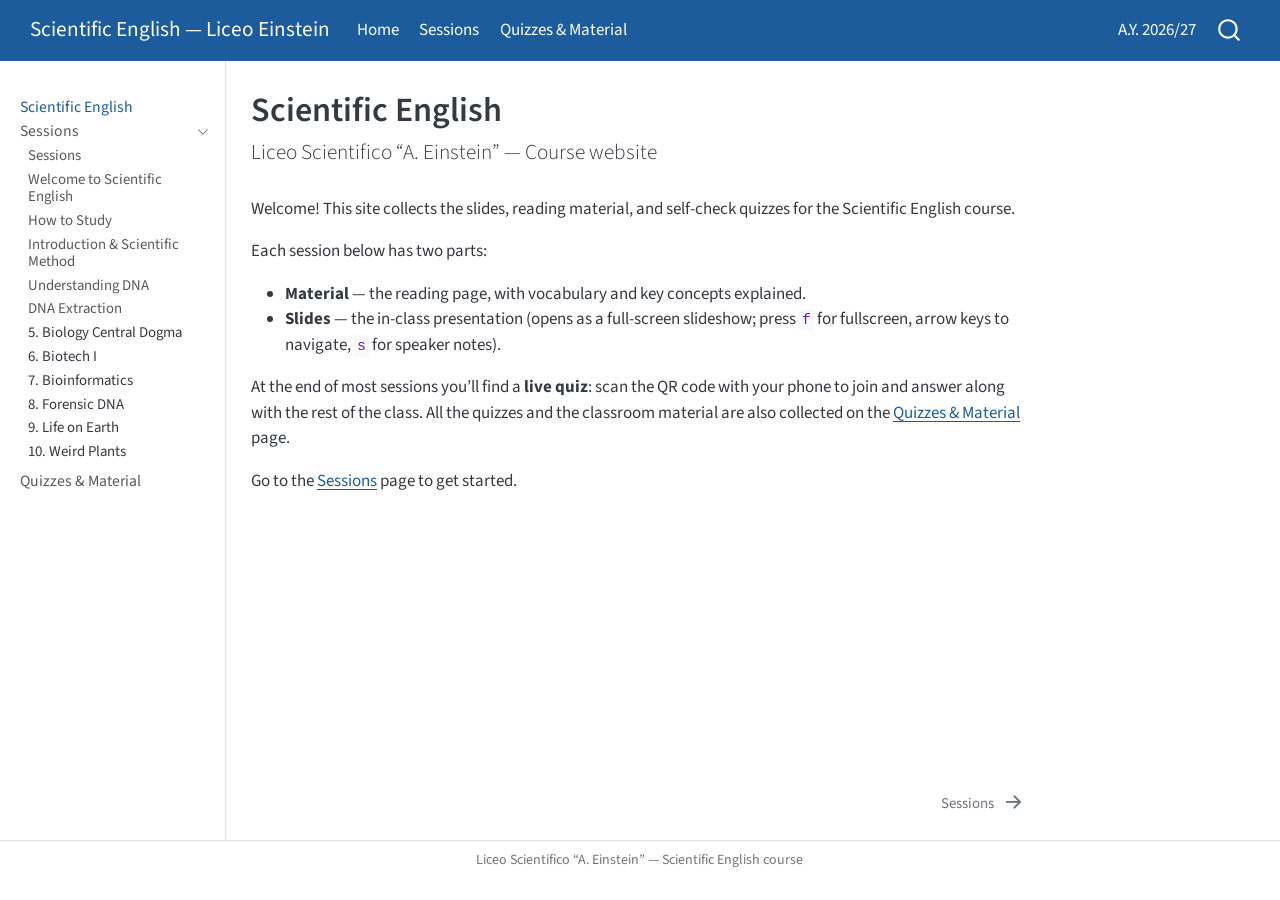
<file: index.html>
<!DOCTYPE html>
<html xmlns="http://www.w3.org/1999/xhtml" lang="en" xml:lang="en"><head>

<meta charset="utf-8">
<meta name="generator" content="quarto-1.7.32">

<meta name="viewport" content="width=device-width, initial-scale=1.0, user-scalable=yes">


<title>Scientific English – Scientific English — Liceo Einstein</title>
<style>
code{white-space: pre-wrap;}
span.smallcaps{font-variant: small-caps;}
div.columns{display: flex; gap: min(4vw, 1.5em);}
div.column{flex: auto; overflow-x: auto;}
div.hanging-indent{margin-left: 1.5em; text-indent: -1.5em;}
ul.task-list{list-style: none;}
ul.task-list li input[type="checkbox"] {
  width: 0.8em;
  margin: 0 0.8em 0.2em -1em; /* quarto-specific, see https://github.com/quarto-dev/quarto-cli/issues/4556 */ 
  vertical-align: middle;
}
</style>


<script src="site_libs/quarto-nav/quarto-nav.js"></script>
<script src="site_libs/quarto-nav/headroom.min.js"></script>
<script src="site_libs/clipboard/clipboard.min.js"></script>
<script src="site_libs/quarto-search/autocomplete.umd.js"></script>
<script src="site_libs/quarto-search/fuse.min.js"></script>
<script src="site_libs/quarto-search/quarto-search.js"></script>
<meta name="quarto:offset" content="./">
<link href="./sessions/index.html" rel="next">
<script src="site_libs/quarto-html/quarto.js" type="module"></script>
<script src="site_libs/quarto-html/tabsets/tabsets.js" type="module"></script>
<script src="site_libs/quarto-html/popper.min.js"></script>
<script src="site_libs/quarto-html/tippy.umd.min.js"></script>
<script src="site_libs/quarto-html/anchor.min.js"></script>
<link href="site_libs/quarto-html/tippy.css" rel="stylesheet">
<link href="site_libs/quarto-html/quarto-syntax-highlighting-37eea08aefeeee20ff55810ff984fec1.css" rel="stylesheet" id="quarto-text-highlighting-styles">
<script src="site_libs/bootstrap/bootstrap.min.js"></script>
<link href="site_libs/bootstrap/bootstrap-icons.css" rel="stylesheet">
<link href="site_libs/bootstrap/bootstrap-2c75d59b7017186184a6bbd5def932ff.min.css" rel="stylesheet" append-hash="true" id="quarto-bootstrap" data-mode="light">
<script id="quarto-search-options" type="application/json">{
  "location": "navbar",
  "copy-button": false,
  "collapse-after": 3,
  "panel-placement": "end",
  "type": "overlay",
  "limit": 50,
  "keyboard-shortcut": [
    "f",
    "/",
    "s"
  ],
  "show-item-context": false,
  "language": {
    "search-no-results-text": "No results",
    "search-matching-documents-text": "matching documents",
    "search-copy-link-title": "Copy link to search",
    "search-hide-matches-text": "Hide additional matches",
    "search-more-match-text": "more match in this document",
    "search-more-matches-text": "more matches in this document",
    "search-clear-button-title": "Clear",
    "search-text-placeholder": "",
    "search-detached-cancel-button-title": "Cancel",
    "search-submit-button-title": "Submit",
    "search-label": "Search"
  }
}</script>


</head>

<body class="nav-sidebar docked nav-fixed quarto-light">

<div id="quarto-search-results"></div>
  <header id="quarto-header" class="headroom fixed-top">
    <nav class="navbar navbar-expand-lg " data-bs-theme="dark">
      <div class="navbar-container container-fluid">
      <div class="navbar-brand-container mx-auto">
    <a class="navbar-brand" href="./index.html">
    <span class="navbar-title">Scientific English — Liceo Einstein</span>
    </a>
  </div>
            <div id="quarto-search" class="" title="Search"></div>
          <button class="navbar-toggler" type="button" data-bs-toggle="collapse" data-bs-target="#navbarCollapse" aria-controls="navbarCollapse" role="menu" aria-expanded="false" aria-label="Toggle navigation" onclick="if (window.quartoToggleHeadroom) { window.quartoToggleHeadroom(); }">
  <span class="navbar-toggler-icon"></span>
</button>
          <div class="collapse navbar-collapse" id="navbarCollapse">
            <ul class="navbar-nav navbar-nav-scroll me-auto">
  <li class="nav-item">
    <a class="nav-link active" href="./index.html" aria-current="page"> 
<span class="menu-text">Home</span></a>
  </li>  
  <li class="nav-item">
    <a class="nav-link" href="./sessions/index.html"> 
<span class="menu-text">Sessions</span></a>
  </li>  
  <li class="nav-item">
    <a class="nav-link" href="./quizzes.html"> 
<span class="menu-text">Quizzes &amp; Material</span></a>
  </li>  
</ul>
            <ul class="navbar-nav navbar-nav-scroll ms-auto">
  <li class="nav-item">
    <span class="nav-link">
<span class="menu-text">A.Y. 2026/27</span>
    </span>
  </li>  
</ul>
          </div> <!-- /navcollapse -->
            <div class="quarto-navbar-tools">
</div>
      </div> <!-- /container-fluid -->
    </nav>
  <nav class="quarto-secondary-nav">
    <div class="container-fluid d-flex">
      <button type="button" class="quarto-btn-toggle btn" data-bs-toggle="collapse" role="button" data-bs-target=".quarto-sidebar-collapse-item" aria-controls="quarto-sidebar" aria-expanded="false" aria-label="Toggle sidebar navigation" onclick="if (window.quartoToggleHeadroom) { window.quartoToggleHeadroom(); }">
        <i class="bi bi-layout-text-sidebar-reverse"></i>
      </button>
        <nav class="quarto-page-breadcrumbs" aria-label="breadcrumb"><ol class="breadcrumb"><li class="breadcrumb-item"><a href="./index.html">Scientific English</a></li></ol></nav>
        <a class="flex-grow-1" role="navigation" data-bs-toggle="collapse" data-bs-target=".quarto-sidebar-collapse-item" aria-controls="quarto-sidebar" aria-expanded="false" aria-label="Toggle sidebar navigation" onclick="if (window.quartoToggleHeadroom) { window.quartoToggleHeadroom(); }">      
        </a>
    </div>
  </nav>
</header>
<!-- content -->
<div id="quarto-content" class="quarto-container page-columns page-rows-contents page-layout-article page-navbar">
<!-- sidebar -->
  <nav id="quarto-sidebar" class="sidebar collapse collapse-horizontal quarto-sidebar-collapse-item sidebar-navigation docked overflow-auto">
    <div class="sidebar-menu-container"> 
    <ul class="list-unstyled mt-1">
        <li class="sidebar-item">
  <div class="sidebar-item-container"> 
  <a href="./index.html" class="sidebar-item-text sidebar-link active">
 <span class="menu-text">Scientific English</span></a>
  </div>
</li>
        <li class="sidebar-item sidebar-item-section">
      <div class="sidebar-item-container"> 
            <a class="sidebar-item-text sidebar-link text-start" data-bs-toggle="collapse" data-bs-target="#quarto-sidebar-section-1" role="navigation" aria-expanded="true">
 <span class="menu-text">Sessions</span></a>
          <a class="sidebar-item-toggle text-start" data-bs-toggle="collapse" data-bs-target="#quarto-sidebar-section-1" role="navigation" aria-expanded="true" aria-label="Toggle section">
            <i class="bi bi-chevron-right ms-2"></i>
          </a> 
      </div>
      <ul id="quarto-sidebar-section-1" class="collapse list-unstyled sidebar-section depth1 show">  
          <li class="sidebar-item">
  <div class="sidebar-item-container"> 
  <a href="./sessions/index.html" class="sidebar-item-text sidebar-link">
 <span class="menu-text">Sessions</span></a>
  </div>
</li>
          <li class="sidebar-item">
  <div class="sidebar-item-container"> 
  <a href="./sessions/00-welcome/index.html" class="sidebar-item-text sidebar-link">
 <span class="menu-text">Welcome to Scientific English</span></a>
  </div>
</li>
          <li class="sidebar-item">
  <div class="sidebar-item-container"> 
  <a href="./sessions/01-how-to-study/index.html" class="sidebar-item-text sidebar-link">
 <span class="menu-text">How to Study</span></a>
  </div>
</li>
          <li class="sidebar-item">
  <div class="sidebar-item-container"> 
  <a href="./sessions/02-scientific-method/index.html" class="sidebar-item-text sidebar-link">
 <span class="menu-text">Introduction &amp; Scientific Method</span></a>
  </div>
</li>
          <li class="sidebar-item">
  <div class="sidebar-item-container"> 
  <a href="./sessions/03-dna/index.html" class="sidebar-item-text sidebar-link">
 <span class="menu-text">Understanding DNA</span></a>
  </div>
</li>
          <li class="sidebar-item">
  <div class="sidebar-item-container"> 
  <a href="./sessions/04-dna-extraction/index.html" class="sidebar-item-text sidebar-link">
 <span class="menu-text">DNA Extraction</span></a>
  </div>
</li>
          <li class="sidebar-item">
 <span class="menu-text">5. Biology Central Dogma</span>
  </li>
          <li class="sidebar-item">
 <span class="menu-text">6. Biotech I</span>
  </li>
          <li class="sidebar-item">
 <span class="menu-text">7. Bioinformatics</span>
  </li>
          <li class="sidebar-item">
 <span class="menu-text">8. Forensic DNA</span>
  </li>
          <li class="sidebar-item">
 <span class="menu-text">9. Life on Earth</span>
  </li>
          <li class="sidebar-item">
 <span class="menu-text">10. Weird Plants</span>
  </li>
      </ul>
  </li>
        <li class="sidebar-item">
  <div class="sidebar-item-container"> 
  <a href="./quizzes.html" class="sidebar-item-text sidebar-link">
 <span class="menu-text">Quizzes &amp; Material</span></a>
  </div>
</li>
    </ul>
    </div>
</nav>
<div id="quarto-sidebar-glass" class="quarto-sidebar-collapse-item" data-bs-toggle="collapse" data-bs-target=".quarto-sidebar-collapse-item"></div>
<!-- margin-sidebar -->
    <div id="quarto-margin-sidebar" class="sidebar margin-sidebar zindex-bottom">
        
    </div>
<!-- main -->
<main class="content" id="quarto-document-content">

<header id="title-block-header" class="quarto-title-block default">
<div class="quarto-title">
<h1 class="title">Scientific English</h1>
<p class="subtitle lead">Liceo Scientifico “A. Einstein” — Course website</p>
</div>



<div class="quarto-title-meta">

    
  
    
  </div>
  


</header>


<p>Welcome! This site collects the slides, reading material, and self-check quizzes for the Scientific English course.</p>
<p>Each session below has two parts:</p>
<ul>
<li><strong>Material</strong> — the reading page, with vocabulary and key concepts explained.</li>
<li><strong>Slides</strong> — the in-class presentation (opens as a full-screen slideshow; press <code>f</code> for fullscreen, arrow keys to navigate, <code>s</code> for speaker notes).</li>
</ul>
<p>At the end of most sessions you’ll find a <strong>live quiz</strong>: scan the QR code with your phone to join and answer along with the rest of the class. All the quizzes and the classroom material are also collected on the <a href="./quizzes.html">Quizzes &amp; Material</a> page.</p>
<p>Go to the <a href="./sessions/index.html">Sessions</a> page to get started.</p>



</main> <!-- /main -->
<script id="quarto-html-after-body" type="application/javascript">
  window.document.addEventListener("DOMContentLoaded", function (event) {
    const icon = "";
    const anchorJS = new window.AnchorJS();
    anchorJS.options = {
      placement: 'right',
      icon: icon
    };
    anchorJS.add('.anchored');
    const isCodeAnnotation = (el) => {
      for (const clz of el.classList) {
        if (clz.startsWith('code-annotation-')) {                     
          return true;
        }
      }
      return false;
    }
    const onCopySuccess = function(e) {
      // button target
      const button = e.trigger;
      // don't keep focus
      button.blur();
      // flash "checked"
      button.classList.add('code-copy-button-checked');
      var currentTitle = button.getAttribute("title");
      button.setAttribute("title", "Copied!");
      let tooltip;
      if (window.bootstrap) {
        button.setAttribute("data-bs-toggle", "tooltip");
        button.setAttribute("data-bs-placement", "left");
        button.setAttribute("data-bs-title", "Copied!");
        tooltip = new bootstrap.Tooltip(button, 
          { trigger: "manual", 
            customClass: "code-copy-button-tooltip",
            offset: [0, -8]});
        tooltip.show();    
      }
      setTimeout(function() {
        if (tooltip) {
          tooltip.hide();
          button.removeAttribute("data-bs-title");
          button.removeAttribute("data-bs-toggle");
          button.removeAttribute("data-bs-placement");
        }
        button.setAttribute("title", currentTitle);
        button.classList.remove('code-copy-button-checked');
      }, 1000);
      // clear code selection
      e.clearSelection();
    }
    const getTextToCopy = function(trigger) {
        const codeEl = trigger.previousElementSibling.cloneNode(true);
        for (const childEl of codeEl.children) {
          if (isCodeAnnotation(childEl)) {
            childEl.remove();
          }
        }
        return codeEl.innerText;
    }
    const clipboard = new window.ClipboardJS('.code-copy-button:not([data-in-quarto-modal])', {
      text: getTextToCopy
    });
    clipboard.on('success', onCopySuccess);
    if (window.document.getElementById('quarto-embedded-source-code-modal')) {
      const clipboardModal = new window.ClipboardJS('.code-copy-button[data-in-quarto-modal]', {
        text: getTextToCopy,
        container: window.document.getElementById('quarto-embedded-source-code-modal')
      });
      clipboardModal.on('success', onCopySuccess);
    }
      var localhostRegex = new RegExp(/^(?:http|https):\/\/localhost\:?[0-9]*\//);
      var mailtoRegex = new RegExp(/^mailto:/);
        var filterRegex = new RegExp('/' + window.location.host + '/');
      var isInternal = (href) => {
          return filterRegex.test(href) || localhostRegex.test(href) || mailtoRegex.test(href);
      }
      // Inspect non-navigation links and adorn them if external
     var links = window.document.querySelectorAll('a[href]:not(.nav-link):not(.navbar-brand):not(.toc-action):not(.sidebar-link):not(.sidebar-item-toggle):not(.pagination-link):not(.no-external):not([aria-hidden]):not(.dropdown-item):not(.quarto-navigation-tool):not(.about-link)');
      for (var i=0; i<links.length; i++) {
        const link = links[i];
        if (!isInternal(link.href)) {
          // undo the damage that might have been done by quarto-nav.js in the case of
          // links that we want to consider external
          if (link.dataset.originalHref !== undefined) {
            link.href = link.dataset.originalHref;
          }
            // target, if specified
            link.setAttribute("target", "_blank");
            if (link.getAttribute("rel") === null) {
              link.setAttribute("rel", "noopener");
            }
        }
      }
    function tippyHover(el, contentFn, onTriggerFn, onUntriggerFn) {
      const config = {
        allowHTML: true,
        maxWidth: 500,
        delay: 100,
        arrow: false,
        appendTo: function(el) {
            return el.parentElement;
        },
        interactive: true,
        interactiveBorder: 10,
        theme: 'quarto',
        placement: 'bottom-start',
      };
      if (contentFn) {
        config.content = contentFn;
      }
      if (onTriggerFn) {
        config.onTrigger = onTriggerFn;
      }
      if (onUntriggerFn) {
        config.onUntrigger = onUntriggerFn;
      }
      window.tippy(el, config); 
    }
    const noterefs = window.document.querySelectorAll('a[role="doc-noteref"]');
    for (var i=0; i<noterefs.length; i++) {
      const ref = noterefs[i];
      tippyHover(ref, function() {
        // use id or data attribute instead here
        let href = ref.getAttribute('data-footnote-href') || ref.getAttribute('href');
        try { href = new URL(href).hash; } catch {}
        const id = href.replace(/^#\/?/, "");
        const note = window.document.getElementById(id);
        if (note) {
          return note.innerHTML;
        } else {
          return "";
        }
      });
    }
    const xrefs = window.document.querySelectorAll('a.quarto-xref');
    const processXRef = (id, note) => {
      // Strip column container classes
      const stripColumnClz = (el) => {
        el.classList.remove("page-full", "page-columns");
        if (el.children) {
          for (const child of el.children) {
            stripColumnClz(child);
          }
        }
      }
      stripColumnClz(note)
      if (id === null || id.startsWith('sec-')) {
        // Special case sections, only their first couple elements
        const container = document.createElement("div");
        if (note.children && note.children.length > 2) {
          container.appendChild(note.children[0].cloneNode(true));
          for (let i = 1; i < note.children.length; i++) {
            const child = note.children[i];
            if (child.tagName === "P" && child.innerText === "") {
              continue;
            } else {
              container.appendChild(child.cloneNode(true));
              break;
            }
          }
          if (window.Quarto?.typesetMath) {
            window.Quarto.typesetMath(container);
          }
          return container.innerHTML
        } else {
          if (window.Quarto?.typesetMath) {
            window.Quarto.typesetMath(note);
          }
          return note.innerHTML;
        }
      } else {
        // Remove any anchor links if they are present
        const anchorLink = note.querySelector('a.anchorjs-link');
        if (anchorLink) {
          anchorLink.remove();
        }
        if (window.Quarto?.typesetMath) {
          window.Quarto.typesetMath(note);
        }
        if (note.classList.contains("callout")) {
          return note.outerHTML;
        } else {
          return note.innerHTML;
        }
      }
    }
    for (var i=0; i<xrefs.length; i++) {
      const xref = xrefs[i];
      tippyHover(xref, undefined, function(instance) {
        instance.disable();
        let url = xref.getAttribute('href');
        let hash = undefined; 
        if (url.startsWith('#')) {
          hash = url;
        } else {
          try { hash = new URL(url).hash; } catch {}
        }
        if (hash) {
          const id = hash.replace(/^#\/?/, "");
          const note = window.document.getElementById(id);
          if (note !== null) {
            try {
              const html = processXRef(id, note.cloneNode(true));
              instance.setContent(html);
            } finally {
              instance.enable();
              instance.show();
            }
          } else {
            // See if we can fetch this
            fetch(url.split('#')[0])
            .then(res => res.text())
            .then(html => {
              const parser = new DOMParser();
              const htmlDoc = parser.parseFromString(html, "text/html");
              const note = htmlDoc.getElementById(id);
              if (note !== null) {
                const html = processXRef(id, note);
                instance.setContent(html);
              } 
            }).finally(() => {
              instance.enable();
              instance.show();
            });
          }
        } else {
          // See if we can fetch a full url (with no hash to target)
          // This is a special case and we should probably do some content thinning / targeting
          fetch(url)
          .then(res => res.text())
          .then(html => {
            const parser = new DOMParser();
            const htmlDoc = parser.parseFromString(html, "text/html");
            const note = htmlDoc.querySelector('main.content');
            if (note !== null) {
              // This should only happen for chapter cross references
              // (since there is no id in the URL)
              // remove the first header
              if (note.children.length > 0 && note.children[0].tagName === "HEADER") {
                note.children[0].remove();
              }
              const html = processXRef(null, note);
              instance.setContent(html);
            } 
          }).finally(() => {
            instance.enable();
            instance.show();
          });
        }
      }, function(instance) {
      });
    }
        let selectedAnnoteEl;
        const selectorForAnnotation = ( cell, annotation) => {
          let cellAttr = 'data-code-cell="' + cell + '"';
          let lineAttr = 'data-code-annotation="' +  annotation + '"';
          const selector = 'span[' + cellAttr + '][' + lineAttr + ']';
          return selector;
        }
        const selectCodeLines = (annoteEl) => {
          const doc = window.document;
          const targetCell = annoteEl.getAttribute("data-target-cell");
          const targetAnnotation = annoteEl.getAttribute("data-target-annotation");
          const annoteSpan = window.document.querySelector(selectorForAnnotation(targetCell, targetAnnotation));
          const lines = annoteSpan.getAttribute("data-code-lines").split(",");
          const lineIds = lines.map((line) => {
            return targetCell + "-" + line;
          })
          let top = null;
          let height = null;
          let parent = null;
          if (lineIds.length > 0) {
              //compute the position of the single el (top and bottom and make a div)
              const el = window.document.getElementById(lineIds[0]);
              top = el.offsetTop;
              height = el.offsetHeight;
              parent = el.parentElement.parentElement;
            if (lineIds.length > 1) {
              const lastEl = window.document.getElementById(lineIds[lineIds.length - 1]);
              const bottom = lastEl.offsetTop + lastEl.offsetHeight;
              height = bottom - top;
            }
            if (top !== null && height !== null && parent !== null) {
              // cook up a div (if necessary) and position it 
              let div = window.document.getElementById("code-annotation-line-highlight");
              if (div === null) {
                div = window.document.createElement("div");
                div.setAttribute("id", "code-annotation-line-highlight");
                div.style.position = 'absolute';
                parent.appendChild(div);
              }
              div.style.top = top - 2 + "px";
              div.style.height = height + 4 + "px";
              div.style.left = 0;
              let gutterDiv = window.document.getElementById("code-annotation-line-highlight-gutter");
              if (gutterDiv === null) {
                gutterDiv = window.document.createElement("div");
                gutterDiv.setAttribute("id", "code-annotation-line-highlight-gutter");
                gutterDiv.style.position = 'absolute';
                const codeCell = window.document.getElementById(targetCell);
                const gutter = codeCell.querySelector('.code-annotation-gutter');
                gutter.appendChild(gutterDiv);
              }
              gutterDiv.style.top = top - 2 + "px";
              gutterDiv.style.height = height + 4 + "px";
            }
            selectedAnnoteEl = annoteEl;
          }
        };
        const unselectCodeLines = () => {
          const elementsIds = ["code-annotation-line-highlight", "code-annotation-line-highlight-gutter"];
          elementsIds.forEach((elId) => {
            const div = window.document.getElementById(elId);
            if (div) {
              div.remove();
            }
          });
          selectedAnnoteEl = undefined;
        };
          // Handle positioning of the toggle
      window.addEventListener(
        "resize",
        throttle(() => {
          elRect = undefined;
          if (selectedAnnoteEl) {
            selectCodeLines(selectedAnnoteEl);
          }
        }, 10)
      );
      function throttle(fn, ms) {
      let throttle = false;
      let timer;
        return (...args) => {
          if(!throttle) { // first call gets through
              fn.apply(this, args);
              throttle = true;
          } else { // all the others get throttled
              if(timer) clearTimeout(timer); // cancel #2
              timer = setTimeout(() => {
                fn.apply(this, args);
                timer = throttle = false;
              }, ms);
          }
        };
      }
        // Attach click handler to the DT
        const annoteDls = window.document.querySelectorAll('dt[data-target-cell]');
        for (const annoteDlNode of annoteDls) {
          annoteDlNode.addEventListener('click', (event) => {
            const clickedEl = event.target;
            if (clickedEl !== selectedAnnoteEl) {
              unselectCodeLines();
              const activeEl = window.document.querySelector('dt[data-target-cell].code-annotation-active');
              if (activeEl) {
                activeEl.classList.remove('code-annotation-active');
              }
              selectCodeLines(clickedEl);
              clickedEl.classList.add('code-annotation-active');
            } else {
              // Unselect the line
              unselectCodeLines();
              clickedEl.classList.remove('code-annotation-active');
            }
          });
        }
    const findCites = (el) => {
      const parentEl = el.parentElement;
      if (parentEl) {
        const cites = parentEl.dataset.cites;
        if (cites) {
          return {
            el,
            cites: cites.split(' ')
          };
        } else {
          return findCites(el.parentElement)
        }
      } else {
        return undefined;
      }
    };
    var bibliorefs = window.document.querySelectorAll('a[role="doc-biblioref"]');
    for (var i=0; i<bibliorefs.length; i++) {
      const ref = bibliorefs[i];
      const citeInfo = findCites(ref);
      if (citeInfo) {
        tippyHover(citeInfo.el, function() {
          var popup = window.document.createElement('div');
          citeInfo.cites.forEach(function(cite) {
            var citeDiv = window.document.createElement('div');
            citeDiv.classList.add('hanging-indent');
            citeDiv.classList.add('csl-entry');
            var biblioDiv = window.document.getElementById('ref-' + cite);
            if (biblioDiv) {
              citeDiv.innerHTML = biblioDiv.innerHTML;
            }
            popup.appendChild(citeDiv);
          });
          return popup.innerHTML;
        });
      }
    }
  });
  </script>
<nav class="page-navigation">
  <div class="nav-page nav-page-previous">
  </div>
  <div class="nav-page nav-page-next">
      <a href="./sessions/index.html" class="pagination-link" aria-label="Sessions">
        <span class="nav-page-text">Sessions</span> <i class="bi bi-arrow-right-short"></i>
      </a>
  </div>
</nav>
</div> <!-- /content -->
<footer class="footer">
  <div class="nav-footer">
    <div class="nav-footer-left">
      &nbsp;
    </div>   
    <div class="nav-footer-center">
<p>Liceo Scientifico “A. Einstein” — Scientific English course</p>
</div>
    <div class="nav-footer-right">
      &nbsp;
    </div>
  </div>
</footer>




</body></html>
</file>
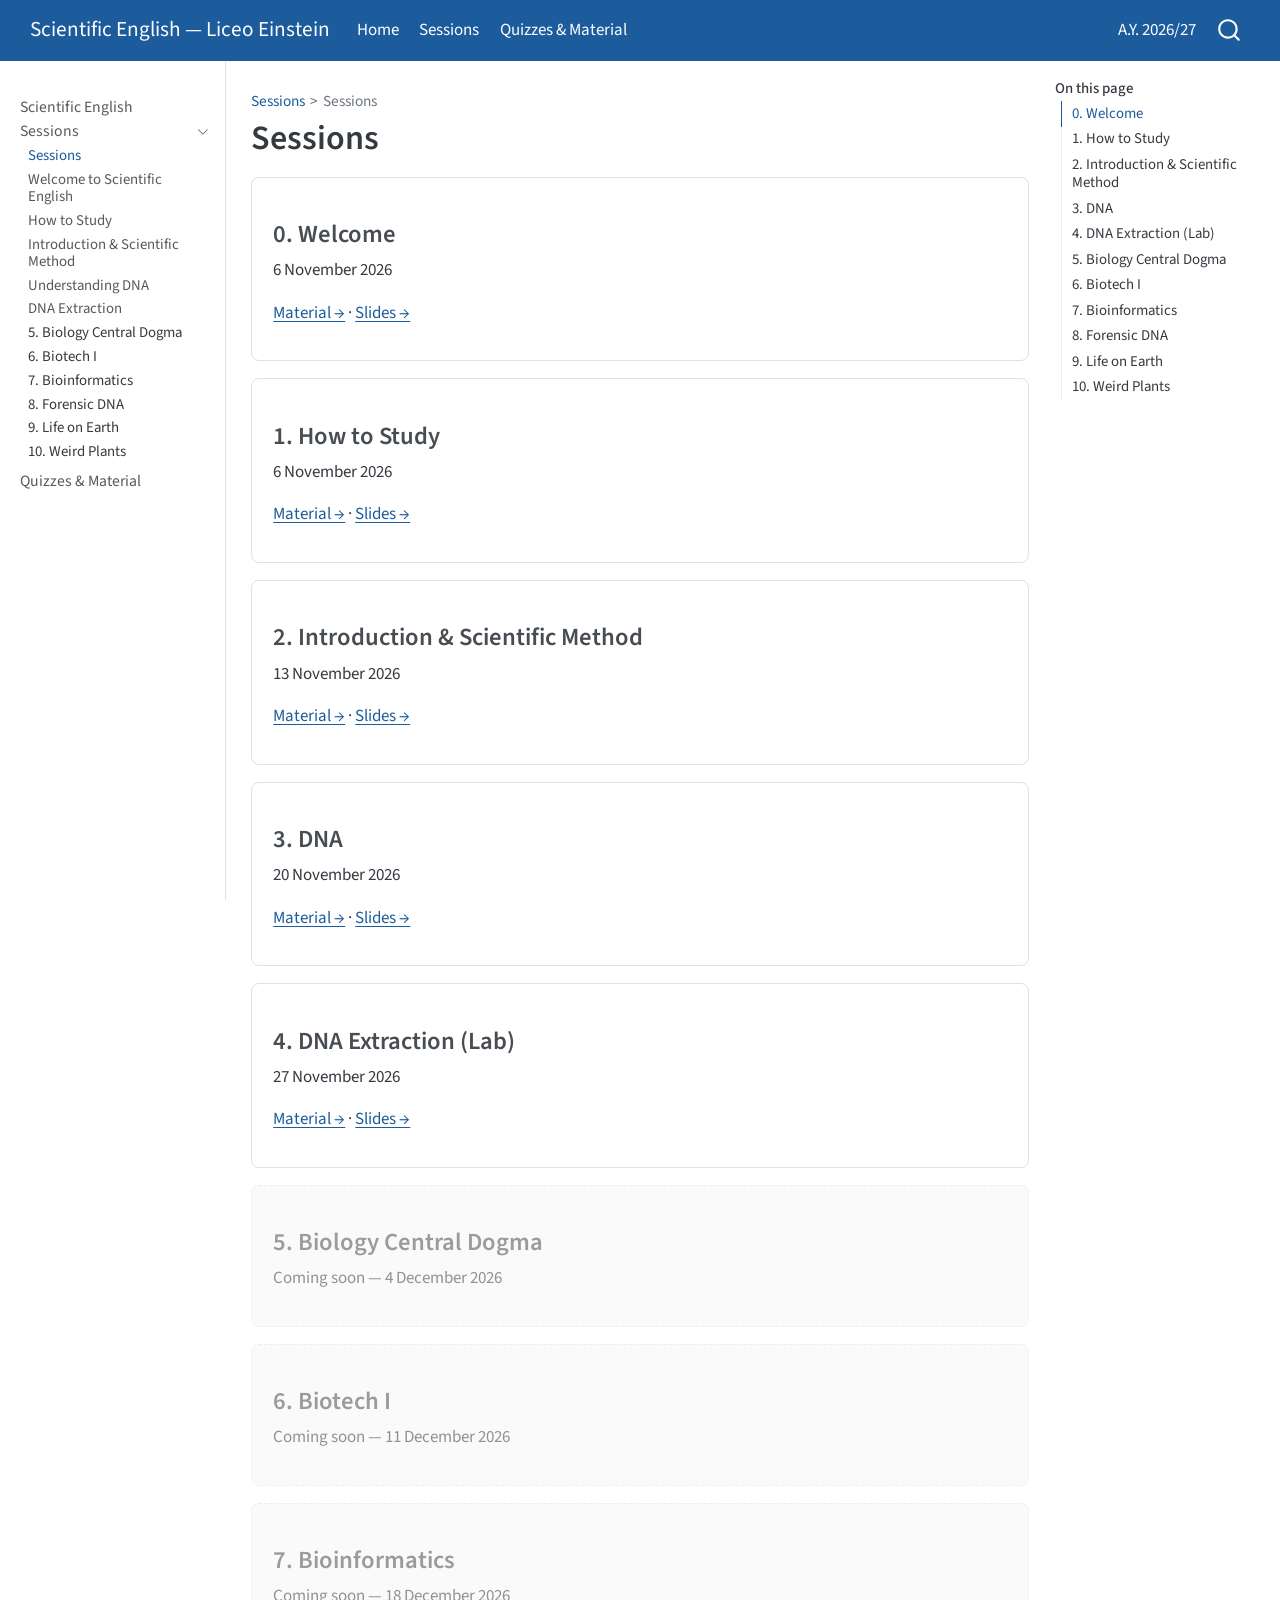
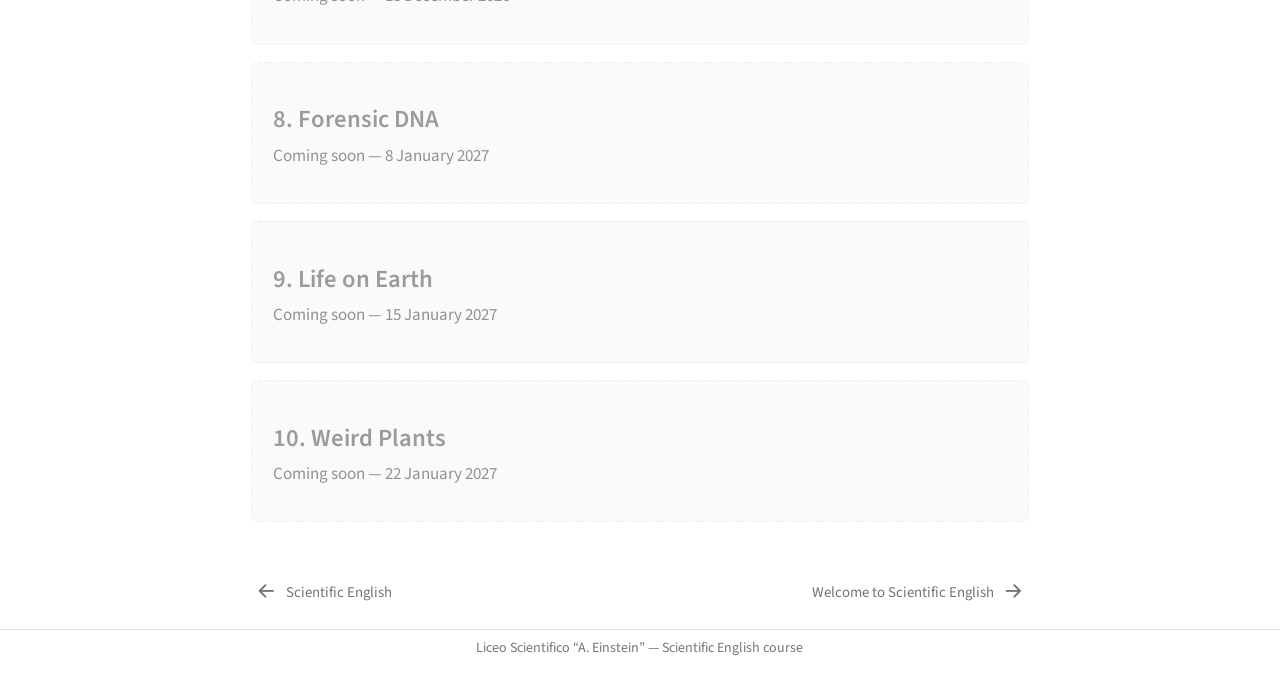
<file: sessions/index.html>
<!DOCTYPE html>
<html xmlns="http://www.w3.org/1999/xhtml" lang="en" xml:lang="en"><head>

<meta charset="utf-8">
<meta name="generator" content="quarto-1.7.32">

<meta name="viewport" content="width=device-width, initial-scale=1.0, user-scalable=yes">


<title>Sessions – Scientific English — Liceo Einstein</title>
<style>
code{white-space: pre-wrap;}
span.smallcaps{font-variant: small-caps;}
div.columns{display: flex; gap: min(4vw, 1.5em);}
div.column{flex: auto; overflow-x: auto;}
div.hanging-indent{margin-left: 1.5em; text-indent: -1.5em;}
ul.task-list{list-style: none;}
ul.task-list li input[type="checkbox"] {
  width: 0.8em;
  margin: 0 0.8em 0.2em -1em; /* quarto-specific, see https://github.com/quarto-dev/quarto-cli/issues/4556 */ 
  vertical-align: middle;
}
</style>


<script src="../site_libs/quarto-nav/quarto-nav.js"></script>
<script src="../site_libs/quarto-nav/headroom.min.js"></script>
<script src="../site_libs/clipboard/clipboard.min.js"></script>
<script src="../site_libs/quarto-search/autocomplete.umd.js"></script>
<script src="../site_libs/quarto-search/fuse.min.js"></script>
<script src="../site_libs/quarto-search/quarto-search.js"></script>
<meta name="quarto:offset" content="../">
<link href="../sessions/00-welcome/index.html" rel="next">
<link href="../index.html" rel="prev">
<script src="../site_libs/quarto-html/quarto.js" type="module"></script>
<script src="../site_libs/quarto-html/tabsets/tabsets.js" type="module"></script>
<script src="../site_libs/quarto-html/popper.min.js"></script>
<script src="../site_libs/quarto-html/tippy.umd.min.js"></script>
<script src="../site_libs/quarto-html/anchor.min.js"></script>
<link href="../site_libs/quarto-html/tippy.css" rel="stylesheet">
<link href="../site_libs/quarto-html/quarto-syntax-highlighting-37eea08aefeeee20ff55810ff984fec1.css" rel="stylesheet" id="quarto-text-highlighting-styles">
<script src="../site_libs/bootstrap/bootstrap.min.js"></script>
<link href="../site_libs/bootstrap/bootstrap-icons.css" rel="stylesheet">
<link href="../site_libs/bootstrap/bootstrap-2c75d59b7017186184a6bbd5def932ff.min.css" rel="stylesheet" append-hash="true" id="quarto-bootstrap" data-mode="light">
<script id="quarto-search-options" type="application/json">{
  "location": "navbar",
  "copy-button": false,
  "collapse-after": 3,
  "panel-placement": "end",
  "type": "overlay",
  "limit": 50,
  "keyboard-shortcut": [
    "f",
    "/",
    "s"
  ],
  "show-item-context": false,
  "language": {
    "search-no-results-text": "No results",
    "search-matching-documents-text": "matching documents",
    "search-copy-link-title": "Copy link to search",
    "search-hide-matches-text": "Hide additional matches",
    "search-more-match-text": "more match in this document",
    "search-more-matches-text": "more matches in this document",
    "search-clear-button-title": "Clear",
    "search-text-placeholder": "",
    "search-detached-cancel-button-title": "Cancel",
    "search-submit-button-title": "Submit",
    "search-label": "Search"
  }
}</script>


</head>

<body class="nav-sidebar docked nav-fixed quarto-light">

<div id="quarto-search-results"></div>
  <header id="quarto-header" class="headroom fixed-top">
    <nav class="navbar navbar-expand-lg " data-bs-theme="dark">
      <div class="navbar-container container-fluid">
      <div class="navbar-brand-container mx-auto">
    <a class="navbar-brand" href="../index.html">
    <span class="navbar-title">Scientific English — Liceo Einstein</span>
    </a>
  </div>
            <div id="quarto-search" class="" title="Search"></div>
          <button class="navbar-toggler" type="button" data-bs-toggle="collapse" data-bs-target="#navbarCollapse" aria-controls="navbarCollapse" role="menu" aria-expanded="false" aria-label="Toggle navigation" onclick="if (window.quartoToggleHeadroom) { window.quartoToggleHeadroom(); }">
  <span class="navbar-toggler-icon"></span>
</button>
          <div class="collapse navbar-collapse" id="navbarCollapse">
            <ul class="navbar-nav navbar-nav-scroll me-auto">
  <li class="nav-item">
    <a class="nav-link active" href="../index.html" aria-current="page"> 
<span class="menu-text">Home</span></a>
  </li>  
  <li class="nav-item">
    <a class="nav-link" href="../sessions/index.html"> 
<span class="menu-text">Sessions</span></a>
  </li>  
  <li class="nav-item">
    <a class="nav-link" href="../quizzes.html"> 
<span class="menu-text">Quizzes &amp; Material</span></a>
  </li>  
</ul>
            <ul class="navbar-nav navbar-nav-scroll ms-auto">
  <li class="nav-item">
    <span class="nav-link">
<span class="menu-text">A.Y. 2026/27</span>
    </span>
  </li>  
</ul>
          </div> <!-- /navcollapse -->
            <div class="quarto-navbar-tools">
</div>
      </div> <!-- /container-fluid -->
    </nav>
  <nav class="quarto-secondary-nav">
    <div class="container-fluid d-flex">
      <button type="button" class="quarto-btn-toggle btn" data-bs-toggle="collapse" role="button" data-bs-target=".quarto-sidebar-collapse-item" aria-controls="quarto-sidebar" aria-expanded="false" aria-label="Toggle sidebar navigation" onclick="if (window.quartoToggleHeadroom) { window.quartoToggleHeadroom(); }">
        <i class="bi bi-layout-text-sidebar-reverse"></i>
      </button>
        <nav class="quarto-page-breadcrumbs" aria-label="breadcrumb"><ol class="breadcrumb"><li class="breadcrumb-item"><a href="../sessions/index.html">Sessions</a></li><li class="breadcrumb-item"><a href="../sessions/index.html">Sessions</a></li></ol></nav>
        <a class="flex-grow-1" role="navigation" data-bs-toggle="collapse" data-bs-target=".quarto-sidebar-collapse-item" aria-controls="quarto-sidebar" aria-expanded="false" aria-label="Toggle sidebar navigation" onclick="if (window.quartoToggleHeadroom) { window.quartoToggleHeadroom(); }">      
        </a>
    </div>
  </nav>
</header>
<!-- content -->
<div id="quarto-content" class="quarto-container page-columns page-rows-contents page-layout-article page-navbar">
<!-- sidebar -->
  <nav id="quarto-sidebar" class="sidebar collapse collapse-horizontal quarto-sidebar-collapse-item sidebar-navigation docked overflow-auto">
    <div class="sidebar-menu-container"> 
    <ul class="list-unstyled mt-1">
        <li class="sidebar-item">
  <div class="sidebar-item-container"> 
  <a href="../index.html" class="sidebar-item-text sidebar-link">
 <span class="menu-text">Scientific English</span></a>
  </div>
</li>
        <li class="sidebar-item sidebar-item-section">
      <div class="sidebar-item-container"> 
            <a class="sidebar-item-text sidebar-link text-start" data-bs-toggle="collapse" data-bs-target="#quarto-sidebar-section-1" role="navigation" aria-expanded="true">
 <span class="menu-text">Sessions</span></a>
          <a class="sidebar-item-toggle text-start" data-bs-toggle="collapse" data-bs-target="#quarto-sidebar-section-1" role="navigation" aria-expanded="true" aria-label="Toggle section">
            <i class="bi bi-chevron-right ms-2"></i>
          </a> 
      </div>
      <ul id="quarto-sidebar-section-1" class="collapse list-unstyled sidebar-section depth1 show">  
          <li class="sidebar-item">
  <div class="sidebar-item-container"> 
  <a href="../sessions/index.html" class="sidebar-item-text sidebar-link active">
 <span class="menu-text">Sessions</span></a>
  </div>
</li>
          <li class="sidebar-item">
  <div class="sidebar-item-container"> 
  <a href="../sessions/00-welcome/index.html" class="sidebar-item-text sidebar-link">
 <span class="menu-text">Welcome to Scientific English</span></a>
  </div>
</li>
          <li class="sidebar-item">
  <div class="sidebar-item-container"> 
  <a href="../sessions/01-how-to-study/index.html" class="sidebar-item-text sidebar-link">
 <span class="menu-text">How to Study</span></a>
  </div>
</li>
          <li class="sidebar-item">
  <div class="sidebar-item-container"> 
  <a href="../sessions/02-scientific-method/index.html" class="sidebar-item-text sidebar-link">
 <span class="menu-text">Introduction &amp; Scientific Method</span></a>
  </div>
</li>
          <li class="sidebar-item">
  <div class="sidebar-item-container"> 
  <a href="../sessions/03-dna/index.html" class="sidebar-item-text sidebar-link">
 <span class="menu-text">Understanding DNA</span></a>
  </div>
</li>
          <li class="sidebar-item">
  <div class="sidebar-item-container"> 
  <a href="../sessions/04-dna-extraction/index.html" class="sidebar-item-text sidebar-link">
 <span class="menu-text">DNA Extraction</span></a>
  </div>
</li>
          <li class="sidebar-item">
 <span class="menu-text">5. Biology Central Dogma</span>
  </li>
          <li class="sidebar-item">
 <span class="menu-text">6. Biotech I</span>
  </li>
          <li class="sidebar-item">
 <span class="menu-text">7. Bioinformatics</span>
  </li>
          <li class="sidebar-item">
 <span class="menu-text">8. Forensic DNA</span>
  </li>
          <li class="sidebar-item">
 <span class="menu-text">9. Life on Earth</span>
  </li>
          <li class="sidebar-item">
 <span class="menu-text">10. Weird Plants</span>
  </li>
      </ul>
  </li>
        <li class="sidebar-item">
  <div class="sidebar-item-container"> 
  <a href="../quizzes.html" class="sidebar-item-text sidebar-link">
 <span class="menu-text">Quizzes &amp; Material</span></a>
  </div>
</li>
    </ul>
    </div>
</nav>
<div id="quarto-sidebar-glass" class="quarto-sidebar-collapse-item" data-bs-toggle="collapse" data-bs-target=".quarto-sidebar-collapse-item"></div>
<!-- margin-sidebar -->
    <div id="quarto-margin-sidebar" class="sidebar margin-sidebar">
        <nav id="TOC" role="doc-toc" class="toc-active">
    <h2 id="toc-title">On this page</h2>
   
  <ul>
  <li><a href="#welcome" id="toc-welcome" class="nav-link active" data-scroll-target="#welcome">0. Welcome</a></li>
  <li><a href="#how-to-study" id="toc-how-to-study" class="nav-link" data-scroll-target="#how-to-study">1. How to Study</a></li>
  <li><a href="#introduction-scientific-method" id="toc-introduction-scientific-method" class="nav-link" data-scroll-target="#introduction-scientific-method">2. Introduction &amp; Scientific Method</a></li>
  <li><a href="#dna" id="toc-dna" class="nav-link" data-scroll-target="#dna">3. DNA</a></li>
  <li><a href="#dna-extraction-lab" id="toc-dna-extraction-lab" class="nav-link" data-scroll-target="#dna-extraction-lab">4. DNA Extraction (Lab)</a></li>
  <li><a href="#biology-central-dogma" id="toc-biology-central-dogma" class="nav-link" data-scroll-target="#biology-central-dogma">5. Biology Central Dogma</a></li>
  <li><a href="#biotech-i" id="toc-biotech-i" class="nav-link" data-scroll-target="#biotech-i">6. Biotech I</a></li>
  <li><a href="#bioinformatics" id="toc-bioinformatics" class="nav-link" data-scroll-target="#bioinformatics">7. Bioinformatics</a></li>
  <li><a href="#forensic-dna" id="toc-forensic-dna" class="nav-link" data-scroll-target="#forensic-dna">8. Forensic DNA</a></li>
  <li><a href="#life-on-earth" id="toc-life-on-earth" class="nav-link" data-scroll-target="#life-on-earth">9. Life on Earth</a></li>
  <li><a href="#weird-plants" id="toc-weird-plants" class="nav-link" data-scroll-target="#weird-plants">10. Weird Plants</a></li>
  </ul>
</nav>
    </div>
<!-- main -->
<main class="content" id="quarto-document-content">

<header id="title-block-header" class="quarto-title-block default"><nav class="quarto-page-breadcrumbs quarto-title-breadcrumbs d-none d-lg-block" aria-label="breadcrumb"><ol class="breadcrumb"><li class="breadcrumb-item"><a href="../sessions/index.html">Sessions</a></li><li class="breadcrumb-item"><a href="../sessions/index.html">Sessions</a></li></ol></nav>
<div class="quarto-title">
<h1 class="title">Sessions</h1>
</div>



<div class="quarto-title-meta">

    
  
    
  </div>
  


</header>


<section id="welcome" class="level3 session-card">
<h3 class="anchored" data-anchor-id="welcome">0. Welcome</h3>
<p>6 November 2026</p>
<p><a href="../sessions/00-welcome/index.html">Material →</a> · <a href="../sessions/00-welcome/slides.html">Slides →</a></p>
</section>
<section id="how-to-study" class="level3 session-card">
<h3 class="anchored" data-anchor-id="how-to-study">1. How to Study</h3>
<p>6 November 2026</p>
<p><a href="../sessions/01-how-to-study/index.html">Material →</a> · <a href="../sessions/01-how-to-study/slides.html">Slides →</a></p>
</section>
<section id="introduction-scientific-method" class="level3 session-card">
<h3 class="anchored" data-anchor-id="introduction-scientific-method">2. Introduction &amp; Scientific Method</h3>
<p>13 November 2026</p>
<p><a href="../sessions/02-scientific-method/index.html">Material →</a> · <a href="../sessions/02-scientific-method/slides.html">Slides →</a></p>
</section>
<section id="dna" class="level3 session-card">
<h3 class="anchored" data-anchor-id="dna">3. DNA</h3>
<p>20 November 2026</p>
<p><a href="../sessions/03-dna/index.html">Material →</a> · <a href="../sessions/03-dna/slides.html">Slides →</a></p>
</section>
<section id="dna-extraction-lab" class="level3 session-card">
<h3 class="anchored" data-anchor-id="dna-extraction-lab">4. DNA Extraction (Lab)</h3>
<p>27 November 2026</p>
<p><a href="../sessions/04-dna-extraction/index.html">Material →</a> · <a href="../sessions/04-dna-extraction/slides.html">Slides →</a></p>
</section>
<section id="biology-central-dogma" class="level3 session-card session-card-locked">
<h3 class="anchored" data-anchor-id="biology-central-dogma">5. Biology Central Dogma</h3>
<p>Coming soon — 4 December 2026</p>
</section>
<section id="biotech-i" class="level3 session-card session-card-locked">
<h3 class="anchored" data-anchor-id="biotech-i">6. Biotech I</h3>
<p>Coming soon — 11 December 2026</p>
</section>
<section id="bioinformatics" class="level3 session-card session-card-locked">
<h3 class="anchored" data-anchor-id="bioinformatics">7. Bioinformatics</h3>
<p>Coming soon — 18 December 2026</p>
</section>
<section id="forensic-dna" class="level3 session-card session-card-locked">
<h3 class="anchored" data-anchor-id="forensic-dna">8. Forensic DNA</h3>
<p>Coming soon — 8 January 2027</p>
</section>
<section id="life-on-earth" class="level3 session-card session-card-locked">
<h3 class="anchored" data-anchor-id="life-on-earth">9. Life on Earth</h3>
<p>Coming soon — 15 January 2027</p>
</section>
<section id="weird-plants" class="level3 session-card session-card-locked">
<h3 class="anchored" data-anchor-id="weird-plants">10. Weird Plants</h3>
<p>Coming soon — 22 January 2027</p>
</section>



</main> <!-- /main -->
<script id="quarto-html-after-body" type="application/javascript">
  window.document.addEventListener("DOMContentLoaded", function (event) {
    const icon = "";
    const anchorJS = new window.AnchorJS();
    anchorJS.options = {
      placement: 'right',
      icon: icon
    };
    anchorJS.add('.anchored');
    const isCodeAnnotation = (el) => {
      for (const clz of el.classList) {
        if (clz.startsWith('code-annotation-')) {                     
          return true;
        }
      }
      return false;
    }
    const onCopySuccess = function(e) {
      // button target
      const button = e.trigger;
      // don't keep focus
      button.blur();
      // flash "checked"
      button.classList.add('code-copy-button-checked');
      var currentTitle = button.getAttribute("title");
      button.setAttribute("title", "Copied!");
      let tooltip;
      if (window.bootstrap) {
        button.setAttribute("data-bs-toggle", "tooltip");
        button.setAttribute("data-bs-placement", "left");
        button.setAttribute("data-bs-title", "Copied!");
        tooltip = new bootstrap.Tooltip(button, 
          { trigger: "manual", 
            customClass: "code-copy-button-tooltip",
            offset: [0, -8]});
        tooltip.show();    
      }
      setTimeout(function() {
        if (tooltip) {
          tooltip.hide();
          button.removeAttribute("data-bs-title");
          button.removeAttribute("data-bs-toggle");
          button.removeAttribute("data-bs-placement");
        }
        button.setAttribute("title", currentTitle);
        button.classList.remove('code-copy-button-checked');
      }, 1000);
      // clear code selection
      e.clearSelection();
    }
    const getTextToCopy = function(trigger) {
        const codeEl = trigger.previousElementSibling.cloneNode(true);
        for (const childEl of codeEl.children) {
          if (isCodeAnnotation(childEl)) {
            childEl.remove();
          }
        }
        return codeEl.innerText;
    }
    const clipboard = new window.ClipboardJS('.code-copy-button:not([data-in-quarto-modal])', {
      text: getTextToCopy
    });
    clipboard.on('success', onCopySuccess);
    if (window.document.getElementById('quarto-embedded-source-code-modal')) {
      const clipboardModal = new window.ClipboardJS('.code-copy-button[data-in-quarto-modal]', {
        text: getTextToCopy,
        container: window.document.getElementById('quarto-embedded-source-code-modal')
      });
      clipboardModal.on('success', onCopySuccess);
    }
      var localhostRegex = new RegExp(/^(?:http|https):\/\/localhost\:?[0-9]*\//);
      var mailtoRegex = new RegExp(/^mailto:/);
        var filterRegex = new RegExp('/' + window.location.host + '/');
      var isInternal = (href) => {
          return filterRegex.test(href) || localhostRegex.test(href) || mailtoRegex.test(href);
      }
      // Inspect non-navigation links and adorn them if external
     var links = window.document.querySelectorAll('a[href]:not(.nav-link):not(.navbar-brand):not(.toc-action):not(.sidebar-link):not(.sidebar-item-toggle):not(.pagination-link):not(.no-external):not([aria-hidden]):not(.dropdown-item):not(.quarto-navigation-tool):not(.about-link)');
      for (var i=0; i<links.length; i++) {
        const link = links[i];
        if (!isInternal(link.href)) {
          // undo the damage that might have been done by quarto-nav.js in the case of
          // links that we want to consider external
          if (link.dataset.originalHref !== undefined) {
            link.href = link.dataset.originalHref;
          }
            // target, if specified
            link.setAttribute("target", "_blank");
            if (link.getAttribute("rel") === null) {
              link.setAttribute("rel", "noopener");
            }
        }
      }
    function tippyHover(el, contentFn, onTriggerFn, onUntriggerFn) {
      const config = {
        allowHTML: true,
        maxWidth: 500,
        delay: 100,
        arrow: false,
        appendTo: function(el) {
            return el.parentElement;
        },
        interactive: true,
        interactiveBorder: 10,
        theme: 'quarto',
        placement: 'bottom-start',
      };
      if (contentFn) {
        config.content = contentFn;
      }
      if (onTriggerFn) {
        config.onTrigger = onTriggerFn;
      }
      if (onUntriggerFn) {
        config.onUntrigger = onUntriggerFn;
      }
      window.tippy(el, config); 
    }
    const noterefs = window.document.querySelectorAll('a[role="doc-noteref"]');
    for (var i=0; i<noterefs.length; i++) {
      const ref = noterefs[i];
      tippyHover(ref, function() {
        // use id or data attribute instead here
        let href = ref.getAttribute('data-footnote-href') || ref.getAttribute('href');
        try { href = new URL(href).hash; } catch {}
        const id = href.replace(/^#\/?/, "");
        const note = window.document.getElementById(id);
        if (note) {
          return note.innerHTML;
        } else {
          return "";
        }
      });
    }
    const xrefs = window.document.querySelectorAll('a.quarto-xref');
    const processXRef = (id, note) => {
      // Strip column container classes
      const stripColumnClz = (el) => {
        el.classList.remove("page-full", "page-columns");
        if (el.children) {
          for (const child of el.children) {
            stripColumnClz(child);
          }
        }
      }
      stripColumnClz(note)
      if (id === null || id.startsWith('sec-')) {
        // Special case sections, only their first couple elements
        const container = document.createElement("div");
        if (note.children && note.children.length > 2) {
          container.appendChild(note.children[0].cloneNode(true));
          for (let i = 1; i < note.children.length; i++) {
            const child = note.children[i];
            if (child.tagName === "P" && child.innerText === "") {
              continue;
            } else {
              container.appendChild(child.cloneNode(true));
              break;
            }
          }
          if (window.Quarto?.typesetMath) {
            window.Quarto.typesetMath(container);
          }
          return container.innerHTML
        } else {
          if (window.Quarto?.typesetMath) {
            window.Quarto.typesetMath(note);
          }
          return note.innerHTML;
        }
      } else {
        // Remove any anchor links if they are present
        const anchorLink = note.querySelector('a.anchorjs-link');
        if (anchorLink) {
          anchorLink.remove();
        }
        if (window.Quarto?.typesetMath) {
          window.Quarto.typesetMath(note);
        }
        if (note.classList.contains("callout")) {
          return note.outerHTML;
        } else {
          return note.innerHTML;
        }
      }
    }
    for (var i=0; i<xrefs.length; i++) {
      const xref = xrefs[i];
      tippyHover(xref, undefined, function(instance) {
        instance.disable();
        let url = xref.getAttribute('href');
        let hash = undefined; 
        if (url.startsWith('#')) {
          hash = url;
        } else {
          try { hash = new URL(url).hash; } catch {}
        }
        if (hash) {
          const id = hash.replace(/^#\/?/, "");
          const note = window.document.getElementById(id);
          if (note !== null) {
            try {
              const html = processXRef(id, note.cloneNode(true));
              instance.setContent(html);
            } finally {
              instance.enable();
              instance.show();
            }
          } else {
            // See if we can fetch this
            fetch(url.split('#')[0])
            .then(res => res.text())
            .then(html => {
              const parser = new DOMParser();
              const htmlDoc = parser.parseFromString(html, "text/html");
              const note = htmlDoc.getElementById(id);
              if (note !== null) {
                const html = processXRef(id, note);
                instance.setContent(html);
              } 
            }).finally(() => {
              instance.enable();
              instance.show();
            });
          }
        } else {
          // See if we can fetch a full url (with no hash to target)
          // This is a special case and we should probably do some content thinning / targeting
          fetch(url)
          .then(res => res.text())
          .then(html => {
            const parser = new DOMParser();
            const htmlDoc = parser.parseFromString(html, "text/html");
            const note = htmlDoc.querySelector('main.content');
            if (note !== null) {
              // This should only happen for chapter cross references
              // (since there is no id in the URL)
              // remove the first header
              if (note.children.length > 0 && note.children[0].tagName === "HEADER") {
                note.children[0].remove();
              }
              const html = processXRef(null, note);
              instance.setContent(html);
            } 
          }).finally(() => {
            instance.enable();
            instance.show();
          });
        }
      }, function(instance) {
      });
    }
        let selectedAnnoteEl;
        const selectorForAnnotation = ( cell, annotation) => {
          let cellAttr = 'data-code-cell="' + cell + '"';
          let lineAttr = 'data-code-annotation="' +  annotation + '"';
          const selector = 'span[' + cellAttr + '][' + lineAttr + ']';
          return selector;
        }
        const selectCodeLines = (annoteEl) => {
          const doc = window.document;
          const targetCell = annoteEl.getAttribute("data-target-cell");
          const targetAnnotation = annoteEl.getAttribute("data-target-annotation");
          const annoteSpan = window.document.querySelector(selectorForAnnotation(targetCell, targetAnnotation));
          const lines = annoteSpan.getAttribute("data-code-lines").split(",");
          const lineIds = lines.map((line) => {
            return targetCell + "-" + line;
          })
          let top = null;
          let height = null;
          let parent = null;
          if (lineIds.length > 0) {
              //compute the position of the single el (top and bottom and make a div)
              const el = window.document.getElementById(lineIds[0]);
              top = el.offsetTop;
              height = el.offsetHeight;
              parent = el.parentElement.parentElement;
            if (lineIds.length > 1) {
              const lastEl = window.document.getElementById(lineIds[lineIds.length - 1]);
              const bottom = lastEl.offsetTop + lastEl.offsetHeight;
              height = bottom - top;
            }
            if (top !== null && height !== null && parent !== null) {
              // cook up a div (if necessary) and position it 
              let div = window.document.getElementById("code-annotation-line-highlight");
              if (div === null) {
                div = window.document.createElement("div");
                div.setAttribute("id", "code-annotation-line-highlight");
                div.style.position = 'absolute';
                parent.appendChild(div);
              }
              div.style.top = top - 2 + "px";
              div.style.height = height + 4 + "px";
              div.style.left = 0;
              let gutterDiv = window.document.getElementById("code-annotation-line-highlight-gutter");
              if (gutterDiv === null) {
                gutterDiv = window.document.createElement("div");
                gutterDiv.setAttribute("id", "code-annotation-line-highlight-gutter");
                gutterDiv.style.position = 'absolute';
                const codeCell = window.document.getElementById(targetCell);
                const gutter = codeCell.querySelector('.code-annotation-gutter');
                gutter.appendChild(gutterDiv);
              }
              gutterDiv.style.top = top - 2 + "px";
              gutterDiv.style.height = height + 4 + "px";
            }
            selectedAnnoteEl = annoteEl;
          }
        };
        const unselectCodeLines = () => {
          const elementsIds = ["code-annotation-line-highlight", "code-annotation-line-highlight-gutter"];
          elementsIds.forEach((elId) => {
            const div = window.document.getElementById(elId);
            if (div) {
              div.remove();
            }
          });
          selectedAnnoteEl = undefined;
        };
          // Handle positioning of the toggle
      window.addEventListener(
        "resize",
        throttle(() => {
          elRect = undefined;
          if (selectedAnnoteEl) {
            selectCodeLines(selectedAnnoteEl);
          }
        }, 10)
      );
      function throttle(fn, ms) {
      let throttle = false;
      let timer;
        return (...args) => {
          if(!throttle) { // first call gets through
              fn.apply(this, args);
              throttle = true;
          } else { // all the others get throttled
              if(timer) clearTimeout(timer); // cancel #2
              timer = setTimeout(() => {
                fn.apply(this, args);
                timer = throttle = false;
              }, ms);
          }
        };
      }
        // Attach click handler to the DT
        const annoteDls = window.document.querySelectorAll('dt[data-target-cell]');
        for (const annoteDlNode of annoteDls) {
          annoteDlNode.addEventListener('click', (event) => {
            const clickedEl = event.target;
            if (clickedEl !== selectedAnnoteEl) {
              unselectCodeLines();
              const activeEl = window.document.querySelector('dt[data-target-cell].code-annotation-active');
              if (activeEl) {
                activeEl.classList.remove('code-annotation-active');
              }
              selectCodeLines(clickedEl);
              clickedEl.classList.add('code-annotation-active');
            } else {
              // Unselect the line
              unselectCodeLines();
              clickedEl.classList.remove('code-annotation-active');
            }
          });
        }
    const findCites = (el) => {
      const parentEl = el.parentElement;
      if (parentEl) {
        const cites = parentEl.dataset.cites;
        if (cites) {
          return {
            el,
            cites: cites.split(' ')
          };
        } else {
          return findCites(el.parentElement)
        }
      } else {
        return undefined;
      }
    };
    var bibliorefs = window.document.querySelectorAll('a[role="doc-biblioref"]');
    for (var i=0; i<bibliorefs.length; i++) {
      const ref = bibliorefs[i];
      const citeInfo = findCites(ref);
      if (citeInfo) {
        tippyHover(citeInfo.el, function() {
          var popup = window.document.createElement('div');
          citeInfo.cites.forEach(function(cite) {
            var citeDiv = window.document.createElement('div');
            citeDiv.classList.add('hanging-indent');
            citeDiv.classList.add('csl-entry');
            var biblioDiv = window.document.getElementById('ref-' + cite);
            if (biblioDiv) {
              citeDiv.innerHTML = biblioDiv.innerHTML;
            }
            popup.appendChild(citeDiv);
          });
          return popup.innerHTML;
        });
      }
    }
  });
  </script>
<nav class="page-navigation">
  <div class="nav-page nav-page-previous">
      <a href="../index.html" class="pagination-link" aria-label="Scientific English">
        <i class="bi bi-arrow-left-short"></i> <span class="nav-page-text">Scientific English</span>
      </a>          
  </div>
  <div class="nav-page nav-page-next">
      <a href="../sessions/00-welcome/index.html" class="pagination-link" aria-label="Welcome to Scientific English">
        <span class="nav-page-text">Welcome to Scientific English</span> <i class="bi bi-arrow-right-short"></i>
      </a>
  </div>
</nav>
</div> <!-- /content -->
<footer class="footer">
  <div class="nav-footer">
    <div class="nav-footer-left">
      &nbsp;
    </div>   
    <div class="nav-footer-center">
<p>Liceo Scientifico “A. Einstein” — Scientific English course</p>
</div>
    <div class="nav-footer-right">
      &nbsp;
    </div>
  </div>
</footer>




</body></html>
</file>
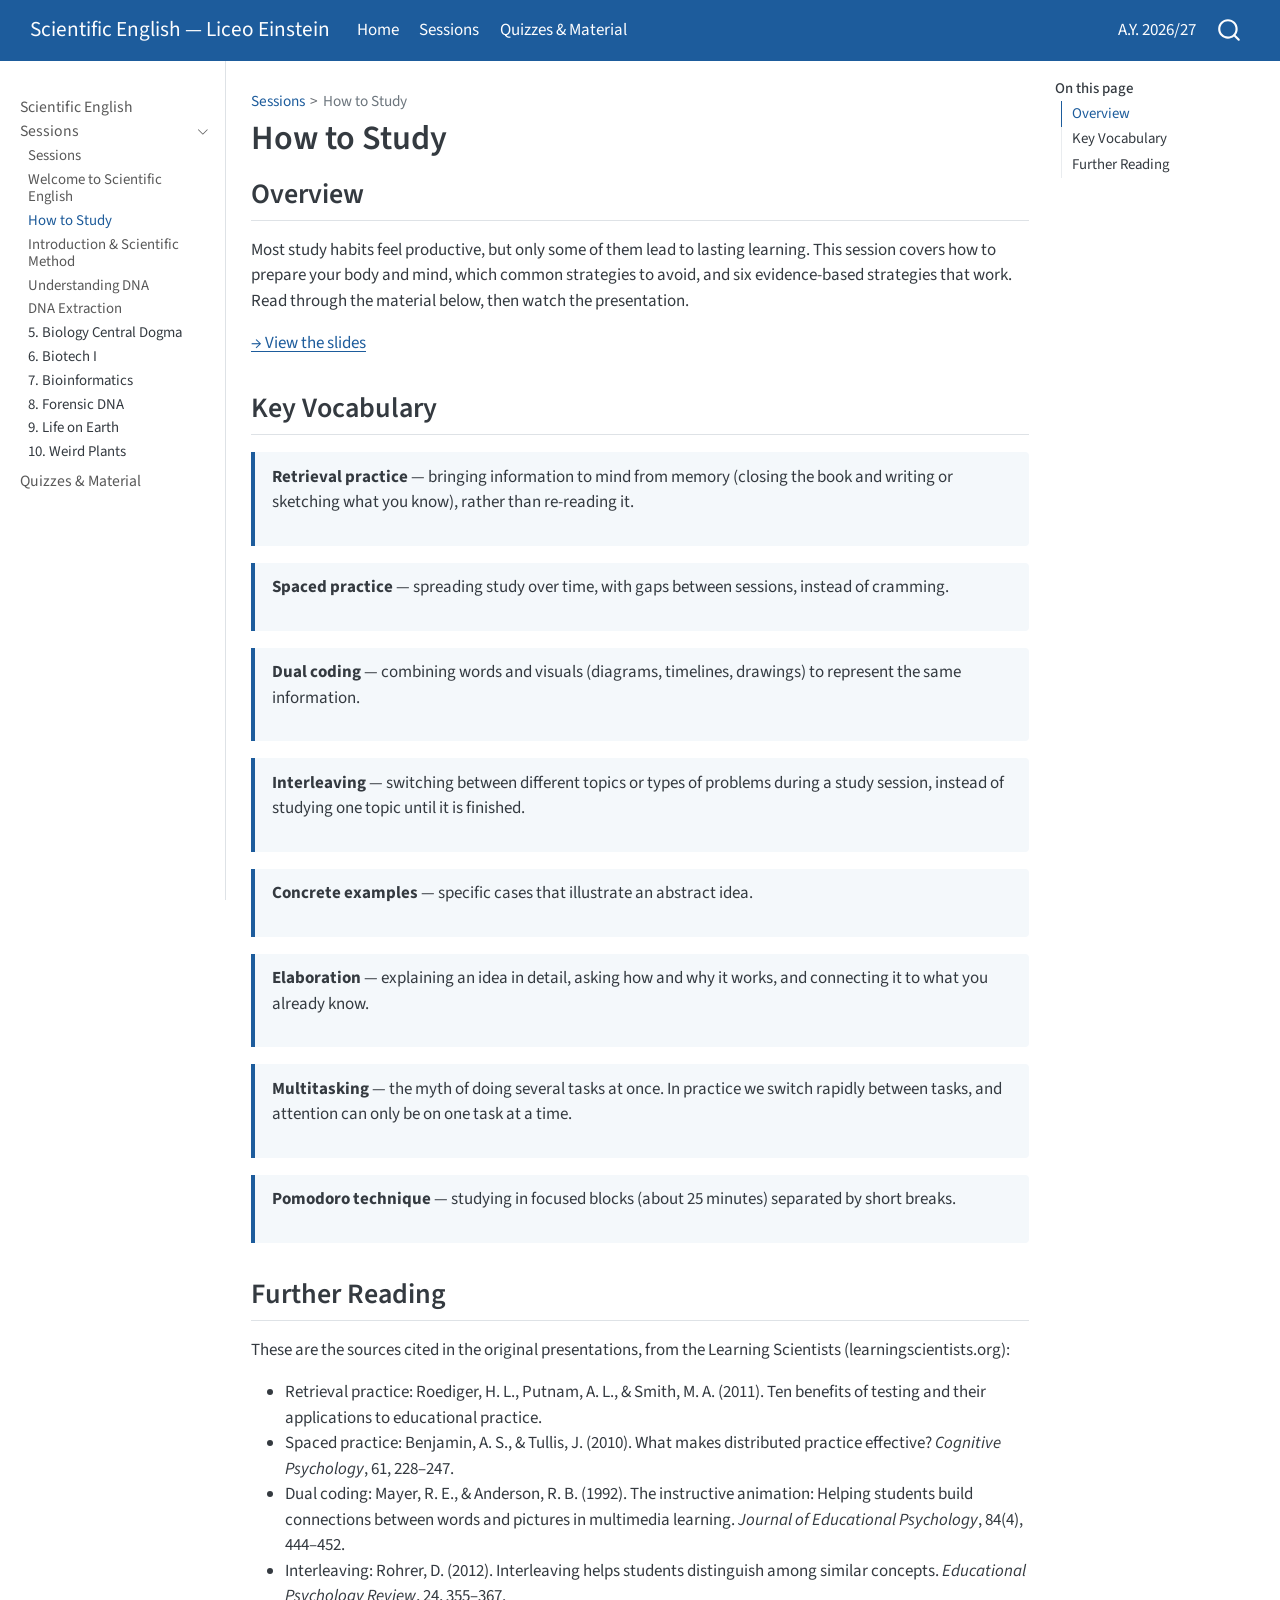
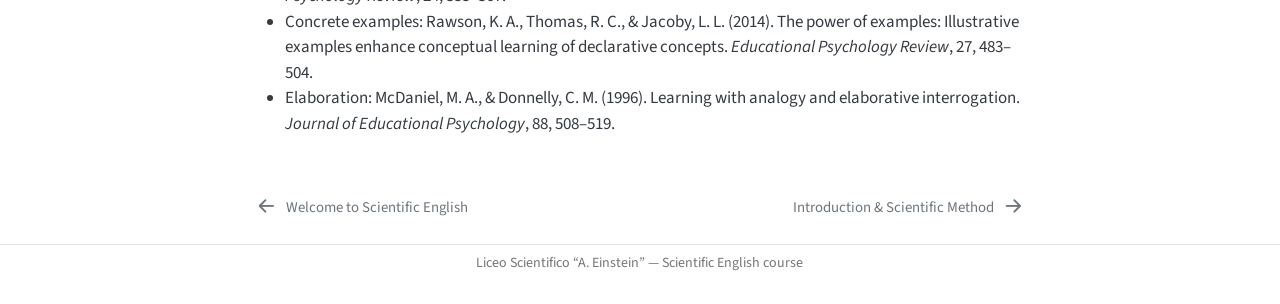
<file: sessions/01-how-to-study/index.html>
<!DOCTYPE html>
<html xmlns="http://www.w3.org/1999/xhtml" lang="en" xml:lang="en"><head>

<meta charset="utf-8">
<meta name="generator" content="quarto-1.7.32">

<meta name="viewport" content="width=device-width, initial-scale=1.0, user-scalable=yes">


<title>How to Study – Scientific English — Liceo Einstein</title>
<style>
code{white-space: pre-wrap;}
span.smallcaps{font-variant: small-caps;}
div.columns{display: flex; gap: min(4vw, 1.5em);}
div.column{flex: auto; overflow-x: auto;}
div.hanging-indent{margin-left: 1.5em; text-indent: -1.5em;}
ul.task-list{list-style: none;}
ul.task-list li input[type="checkbox"] {
  width: 0.8em;
  margin: 0 0.8em 0.2em -1em; /* quarto-specific, see https://github.com/quarto-dev/quarto-cli/issues/4556 */ 
  vertical-align: middle;
}
</style>


<script src="../../site_libs/quarto-nav/quarto-nav.js"></script>
<script src="../../site_libs/quarto-nav/headroom.min.js"></script>
<script src="../../site_libs/clipboard/clipboard.min.js"></script>
<script src="../../site_libs/quarto-search/autocomplete.umd.js"></script>
<script src="../../site_libs/quarto-search/fuse.min.js"></script>
<script src="../../site_libs/quarto-search/quarto-search.js"></script>
<meta name="quarto:offset" content="../../">
<link href="../../sessions/02-scientific-method/index.html" rel="next">
<link href="../../sessions/00-welcome/index.html" rel="prev">
<script src="../../site_libs/quarto-html/quarto.js" type="module"></script>
<script src="../../site_libs/quarto-html/tabsets/tabsets.js" type="module"></script>
<script src="../../site_libs/quarto-html/popper.min.js"></script>
<script src="../../site_libs/quarto-html/tippy.umd.min.js"></script>
<script src="../../site_libs/quarto-html/anchor.min.js"></script>
<link href="../../site_libs/quarto-html/tippy.css" rel="stylesheet">
<link href="../../site_libs/quarto-html/quarto-syntax-highlighting-37eea08aefeeee20ff55810ff984fec1.css" rel="stylesheet" id="quarto-text-highlighting-styles">
<script src="../../site_libs/bootstrap/bootstrap.min.js"></script>
<link href="../../site_libs/bootstrap/bootstrap-icons.css" rel="stylesheet">
<link href="../../site_libs/bootstrap/bootstrap-2c75d59b7017186184a6bbd5def932ff.min.css" rel="stylesheet" append-hash="true" id="quarto-bootstrap" data-mode="light">
<script id="quarto-search-options" type="application/json">{
  "location": "navbar",
  "copy-button": false,
  "collapse-after": 3,
  "panel-placement": "end",
  "type": "overlay",
  "limit": 50,
  "keyboard-shortcut": [
    "f",
    "/",
    "s"
  ],
  "show-item-context": false,
  "language": {
    "search-no-results-text": "No results",
    "search-matching-documents-text": "matching documents",
    "search-copy-link-title": "Copy link to search",
    "search-hide-matches-text": "Hide additional matches",
    "search-more-match-text": "more match in this document",
    "search-more-matches-text": "more matches in this document",
    "search-clear-button-title": "Clear",
    "search-text-placeholder": "",
    "search-detached-cancel-button-title": "Cancel",
    "search-submit-button-title": "Submit",
    "search-label": "Search"
  }
}</script>


</head>

<body class="nav-sidebar docked nav-fixed quarto-light">

<div id="quarto-search-results"></div>
  <header id="quarto-header" class="headroom fixed-top">
    <nav class="navbar navbar-expand-lg " data-bs-theme="dark">
      <div class="navbar-container container-fluid">
      <div class="navbar-brand-container mx-auto">
    <a class="navbar-brand" href="../../index.html">
    <span class="navbar-title">Scientific English — Liceo Einstein</span>
    </a>
  </div>
            <div id="quarto-search" class="" title="Search"></div>
          <button class="navbar-toggler" type="button" data-bs-toggle="collapse" data-bs-target="#navbarCollapse" aria-controls="navbarCollapse" role="menu" aria-expanded="false" aria-label="Toggle navigation" onclick="if (window.quartoToggleHeadroom) { window.quartoToggleHeadroom(); }">
  <span class="navbar-toggler-icon"></span>
</button>
          <div class="collapse navbar-collapse" id="navbarCollapse">
            <ul class="navbar-nav navbar-nav-scroll me-auto">
  <li class="nav-item">
    <a class="nav-link active" href="../../index.html" aria-current="page"> 
<span class="menu-text">Home</span></a>
  </li>  
  <li class="nav-item">
    <a class="nav-link" href="../../sessions/index.html"> 
<span class="menu-text">Sessions</span></a>
  </li>  
  <li class="nav-item">
    <a class="nav-link" href="../../quizzes.html"> 
<span class="menu-text">Quizzes &amp; Material</span></a>
  </li>  
</ul>
            <ul class="navbar-nav navbar-nav-scroll ms-auto">
  <li class="nav-item">
    <span class="nav-link">
<span class="menu-text">A.Y. 2026/27</span>
    </span>
  </li>  
</ul>
          </div> <!-- /navcollapse -->
            <div class="quarto-navbar-tools">
</div>
      </div> <!-- /container-fluid -->
    </nav>
  <nav class="quarto-secondary-nav">
    <div class="container-fluid d-flex">
      <button type="button" class="quarto-btn-toggle btn" data-bs-toggle="collapse" role="button" data-bs-target=".quarto-sidebar-collapse-item" aria-controls="quarto-sidebar" aria-expanded="false" aria-label="Toggle sidebar navigation" onclick="if (window.quartoToggleHeadroom) { window.quartoToggleHeadroom(); }">
        <i class="bi bi-layout-text-sidebar-reverse"></i>
      </button>
        <nav class="quarto-page-breadcrumbs" aria-label="breadcrumb"><ol class="breadcrumb"><li class="breadcrumb-item"><a href="../../sessions/index.html">Sessions</a></li><li class="breadcrumb-item"><a href="../../sessions/01-how-to-study/index.html">How to Study</a></li></ol></nav>
        <a class="flex-grow-1" role="navigation" data-bs-toggle="collapse" data-bs-target=".quarto-sidebar-collapse-item" aria-controls="quarto-sidebar" aria-expanded="false" aria-label="Toggle sidebar navigation" onclick="if (window.quartoToggleHeadroom) { window.quartoToggleHeadroom(); }">      
        </a>
    </div>
  </nav>
</header>
<!-- content -->
<div id="quarto-content" class="quarto-container page-columns page-rows-contents page-layout-article page-navbar">
<!-- sidebar -->
  <nav id="quarto-sidebar" class="sidebar collapse collapse-horizontal quarto-sidebar-collapse-item sidebar-navigation docked overflow-auto">
    <div class="sidebar-menu-container"> 
    <ul class="list-unstyled mt-1">
        <li class="sidebar-item">
  <div class="sidebar-item-container"> 
  <a href="../../index.html" class="sidebar-item-text sidebar-link">
 <span class="menu-text">Scientific English</span></a>
  </div>
</li>
        <li class="sidebar-item sidebar-item-section">
      <div class="sidebar-item-container"> 
            <a class="sidebar-item-text sidebar-link text-start" data-bs-toggle="collapse" data-bs-target="#quarto-sidebar-section-1" role="navigation" aria-expanded="true">
 <span class="menu-text">Sessions</span></a>
          <a class="sidebar-item-toggle text-start" data-bs-toggle="collapse" data-bs-target="#quarto-sidebar-section-1" role="navigation" aria-expanded="true" aria-label="Toggle section">
            <i class="bi bi-chevron-right ms-2"></i>
          </a> 
      </div>
      <ul id="quarto-sidebar-section-1" class="collapse list-unstyled sidebar-section depth1 show">  
          <li class="sidebar-item">
  <div class="sidebar-item-container"> 
  <a href="../../sessions/index.html" class="sidebar-item-text sidebar-link">
 <span class="menu-text">Sessions</span></a>
  </div>
</li>
          <li class="sidebar-item">
  <div class="sidebar-item-container"> 
  <a href="../../sessions/00-welcome/index.html" class="sidebar-item-text sidebar-link">
 <span class="menu-text">Welcome to Scientific English</span></a>
  </div>
</li>
          <li class="sidebar-item">
  <div class="sidebar-item-container"> 
  <a href="../../sessions/01-how-to-study/index.html" class="sidebar-item-text sidebar-link active">
 <span class="menu-text">How to Study</span></a>
  </div>
</li>
          <li class="sidebar-item">
  <div class="sidebar-item-container"> 
  <a href="../../sessions/02-scientific-method/index.html" class="sidebar-item-text sidebar-link">
 <span class="menu-text">Introduction &amp; Scientific Method</span></a>
  </div>
</li>
          <li class="sidebar-item">
  <div class="sidebar-item-container"> 
  <a href="../../sessions/03-dna/index.html" class="sidebar-item-text sidebar-link">
 <span class="menu-text">Understanding DNA</span></a>
  </div>
</li>
          <li class="sidebar-item">
  <div class="sidebar-item-container"> 
  <a href="../../sessions/04-dna-extraction/index.html" class="sidebar-item-text sidebar-link">
 <span class="menu-text">DNA Extraction</span></a>
  </div>
</li>
          <li class="sidebar-item">
 <span class="menu-text">5. Biology Central Dogma</span>
  </li>
          <li class="sidebar-item">
 <span class="menu-text">6. Biotech I</span>
  </li>
          <li class="sidebar-item">
 <span class="menu-text">7. Bioinformatics</span>
  </li>
          <li class="sidebar-item">
 <span class="menu-text">8. Forensic DNA</span>
  </li>
          <li class="sidebar-item">
 <span class="menu-text">9. Life on Earth</span>
  </li>
          <li class="sidebar-item">
 <span class="menu-text">10. Weird Plants</span>
  </li>
      </ul>
  </li>
        <li class="sidebar-item">
  <div class="sidebar-item-container"> 
  <a href="../../quizzes.html" class="sidebar-item-text sidebar-link">
 <span class="menu-text">Quizzes &amp; Material</span></a>
  </div>
</li>
    </ul>
    </div>
</nav>
<div id="quarto-sidebar-glass" class="quarto-sidebar-collapse-item" data-bs-toggle="collapse" data-bs-target=".quarto-sidebar-collapse-item"></div>
<!-- margin-sidebar -->
    <div id="quarto-margin-sidebar" class="sidebar margin-sidebar">
        <nav id="TOC" role="doc-toc" class="toc-active">
    <h2 id="toc-title">On this page</h2>
   
  <ul>
  <li><a href="#overview" id="toc-overview" class="nav-link active" data-scroll-target="#overview">Overview</a></li>
  <li><a href="#key-vocabulary" id="toc-key-vocabulary" class="nav-link" data-scroll-target="#key-vocabulary">Key Vocabulary</a></li>
  <li><a href="#further-reading" id="toc-further-reading" class="nav-link" data-scroll-target="#further-reading">Further Reading</a></li>
  </ul>
</nav>
    </div>
<!-- main -->
<main class="content" id="quarto-document-content">

<header id="title-block-header" class="quarto-title-block default"><nav class="quarto-page-breadcrumbs quarto-title-breadcrumbs d-none d-lg-block" aria-label="breadcrumb"><ol class="breadcrumb"><li class="breadcrumb-item"><a href="../../sessions/index.html">Sessions</a></li><li class="breadcrumb-item"><a href="../../sessions/01-how-to-study/index.html">How to Study</a></li></ol></nav>
<div class="quarto-title">
<h1 class="title">How to Study</h1>
</div>



<div class="quarto-title-meta">

    
  
    
  </div>
  


</header>


<section id="overview" class="level2">
<h2 class="anchored" data-anchor-id="overview">Overview</h2>
<p>Most study habits feel productive, but only some of them lead to lasting learning. This session covers how to prepare your body and mind, which common strategies to avoid, and six evidence-based strategies that work. Read through the material below, then watch the presentation.</p>
<p><a href="../../sessions/01-how-to-study/slides.html">→ View the slides</a></p>
</section>
<section id="key-vocabulary" class="level2">
<h2 class="anchored" data-anchor-id="key-vocabulary">Key Vocabulary</h2>
<div class="vocab-box">
<p><strong>Retrieval practice</strong> — bringing information to mind from memory (closing the book and writing or sketching what you know), rather than re-reading it.</p>
</div>
<div class="vocab-box">
<p><strong>Spaced practice</strong> — spreading study over time, with gaps between sessions, instead of cramming.</p>
</div>
<div class="vocab-box">
<p><strong>Dual coding</strong> — combining words and visuals (diagrams, timelines, drawings) to represent the same information.</p>
</div>
<div class="vocab-box">
<p><strong>Interleaving</strong> — switching between different topics or types of problems during a study session, instead of studying one topic until it is finished.</p>
</div>
<div class="vocab-box">
<p><strong>Concrete examples</strong> — specific cases that illustrate an abstract idea.</p>
</div>
<div class="vocab-box">
<p><strong>Elaboration</strong> — explaining an idea in detail, asking how and why it works, and connecting it to what you already know.</p>
</div>
<div class="vocab-box">
<p><strong>Multitasking</strong> — the myth of doing several tasks at once. In practice we switch rapidly between tasks, and attention can only be on one task at a time.</p>
</div>
<div class="vocab-box">
<p><strong>Pomodoro technique</strong> — studying in focused blocks (about 25 minutes) separated by short breaks.</p>
</div>
</section>
<section id="further-reading" class="level2">
<h2 class="anchored" data-anchor-id="further-reading">Further Reading</h2>
<p>These are the sources cited in the original presentations, from the Learning Scientists (learningscientists.org):</p>
<ul>
<li>Retrieval practice: Roediger, H. L., Putnam, A. L., &amp; Smith, M. A. (2011). Ten benefits of testing and their applications to educational practice.</li>
<li>Spaced practice: Benjamin, A. S., &amp; Tullis, J. (2010). What makes distributed practice effective? <em>Cognitive Psychology</em>, 61, 228–247.</li>
<li>Dual coding: Mayer, R. E., &amp; Anderson, R. B. (1992). The instructive animation: Helping students build connections between words and pictures in multimedia learning. <em>Journal of Educational Psychology</em>, 84(4), 444–452.</li>
<li>Interleaving: Rohrer, D. (2012). Interleaving helps students distinguish among similar concepts. <em>Educational Psychology Review</em>, 24, 355–367.</li>
<li>Concrete examples: Rawson, K. A., Thomas, R. C., &amp; Jacoby, L. L. (2014). The power of examples: Illustrative examples enhance conceptual learning of declarative concepts. <em>Educational Psychology Review</em>, 27, 483–504.</li>
<li>Elaboration: McDaniel, M. A., &amp; Donnelly, C. M. (1996). Learning with analogy and elaborative interrogation. <em>Journal of Educational Psychology</em>, 88, 508–519.</li>
</ul>


</section>

</main> <!-- /main -->
<script id="quarto-html-after-body" type="application/javascript">
  window.document.addEventListener("DOMContentLoaded", function (event) {
    const icon = "";
    const anchorJS = new window.AnchorJS();
    anchorJS.options = {
      placement: 'right',
      icon: icon
    };
    anchorJS.add('.anchored');
    const isCodeAnnotation = (el) => {
      for (const clz of el.classList) {
        if (clz.startsWith('code-annotation-')) {                     
          return true;
        }
      }
      return false;
    }
    const onCopySuccess = function(e) {
      // button target
      const button = e.trigger;
      // don't keep focus
      button.blur();
      // flash "checked"
      button.classList.add('code-copy-button-checked');
      var currentTitle = button.getAttribute("title");
      button.setAttribute("title", "Copied!");
      let tooltip;
      if (window.bootstrap) {
        button.setAttribute("data-bs-toggle", "tooltip");
        button.setAttribute("data-bs-placement", "left");
        button.setAttribute("data-bs-title", "Copied!");
        tooltip = new bootstrap.Tooltip(button, 
          { trigger: "manual", 
            customClass: "code-copy-button-tooltip",
            offset: [0, -8]});
        tooltip.show();    
      }
      setTimeout(function() {
        if (tooltip) {
          tooltip.hide();
          button.removeAttribute("data-bs-title");
          button.removeAttribute("data-bs-toggle");
          button.removeAttribute("data-bs-placement");
        }
        button.setAttribute("title", currentTitle);
        button.classList.remove('code-copy-button-checked');
      }, 1000);
      // clear code selection
      e.clearSelection();
    }
    const getTextToCopy = function(trigger) {
        const codeEl = trigger.previousElementSibling.cloneNode(true);
        for (const childEl of codeEl.children) {
          if (isCodeAnnotation(childEl)) {
            childEl.remove();
          }
        }
        return codeEl.innerText;
    }
    const clipboard = new window.ClipboardJS('.code-copy-button:not([data-in-quarto-modal])', {
      text: getTextToCopy
    });
    clipboard.on('success', onCopySuccess);
    if (window.document.getElementById('quarto-embedded-source-code-modal')) {
      const clipboardModal = new window.ClipboardJS('.code-copy-button[data-in-quarto-modal]', {
        text: getTextToCopy,
        container: window.document.getElementById('quarto-embedded-source-code-modal')
      });
      clipboardModal.on('success', onCopySuccess);
    }
      var localhostRegex = new RegExp(/^(?:http|https):\/\/localhost\:?[0-9]*\//);
      var mailtoRegex = new RegExp(/^mailto:/);
        var filterRegex = new RegExp('/' + window.location.host + '/');
      var isInternal = (href) => {
          return filterRegex.test(href) || localhostRegex.test(href) || mailtoRegex.test(href);
      }
      // Inspect non-navigation links and adorn them if external
     var links = window.document.querySelectorAll('a[href]:not(.nav-link):not(.navbar-brand):not(.toc-action):not(.sidebar-link):not(.sidebar-item-toggle):not(.pagination-link):not(.no-external):not([aria-hidden]):not(.dropdown-item):not(.quarto-navigation-tool):not(.about-link)');
      for (var i=0; i<links.length; i++) {
        const link = links[i];
        if (!isInternal(link.href)) {
          // undo the damage that might have been done by quarto-nav.js in the case of
          // links that we want to consider external
          if (link.dataset.originalHref !== undefined) {
            link.href = link.dataset.originalHref;
          }
            // target, if specified
            link.setAttribute("target", "_blank");
            if (link.getAttribute("rel") === null) {
              link.setAttribute("rel", "noopener");
            }
        }
      }
    function tippyHover(el, contentFn, onTriggerFn, onUntriggerFn) {
      const config = {
        allowHTML: true,
        maxWidth: 500,
        delay: 100,
        arrow: false,
        appendTo: function(el) {
            return el.parentElement;
        },
        interactive: true,
        interactiveBorder: 10,
        theme: 'quarto',
        placement: 'bottom-start',
      };
      if (contentFn) {
        config.content = contentFn;
      }
      if (onTriggerFn) {
        config.onTrigger = onTriggerFn;
      }
      if (onUntriggerFn) {
        config.onUntrigger = onUntriggerFn;
      }
      window.tippy(el, config); 
    }
    const noterefs = window.document.querySelectorAll('a[role="doc-noteref"]');
    for (var i=0; i<noterefs.length; i++) {
      const ref = noterefs[i];
      tippyHover(ref, function() {
        // use id or data attribute instead here
        let href = ref.getAttribute('data-footnote-href') || ref.getAttribute('href');
        try { href = new URL(href).hash; } catch {}
        const id = href.replace(/^#\/?/, "");
        const note = window.document.getElementById(id);
        if (note) {
          return note.innerHTML;
        } else {
          return "";
        }
      });
    }
    const xrefs = window.document.querySelectorAll('a.quarto-xref');
    const processXRef = (id, note) => {
      // Strip column container classes
      const stripColumnClz = (el) => {
        el.classList.remove("page-full", "page-columns");
        if (el.children) {
          for (const child of el.children) {
            stripColumnClz(child);
          }
        }
      }
      stripColumnClz(note)
      if (id === null || id.startsWith('sec-')) {
        // Special case sections, only their first couple elements
        const container = document.createElement("div");
        if (note.children && note.children.length > 2) {
          container.appendChild(note.children[0].cloneNode(true));
          for (let i = 1; i < note.children.length; i++) {
            const child = note.children[i];
            if (child.tagName === "P" && child.innerText === "") {
              continue;
            } else {
              container.appendChild(child.cloneNode(true));
              break;
            }
          }
          if (window.Quarto?.typesetMath) {
            window.Quarto.typesetMath(container);
          }
          return container.innerHTML
        } else {
          if (window.Quarto?.typesetMath) {
            window.Quarto.typesetMath(note);
          }
          return note.innerHTML;
        }
      } else {
        // Remove any anchor links if they are present
        const anchorLink = note.querySelector('a.anchorjs-link');
        if (anchorLink) {
          anchorLink.remove();
        }
        if (window.Quarto?.typesetMath) {
          window.Quarto.typesetMath(note);
        }
        if (note.classList.contains("callout")) {
          return note.outerHTML;
        } else {
          return note.innerHTML;
        }
      }
    }
    for (var i=0; i<xrefs.length; i++) {
      const xref = xrefs[i];
      tippyHover(xref, undefined, function(instance) {
        instance.disable();
        let url = xref.getAttribute('href');
        let hash = undefined; 
        if (url.startsWith('#')) {
          hash = url;
        } else {
          try { hash = new URL(url).hash; } catch {}
        }
        if (hash) {
          const id = hash.replace(/^#\/?/, "");
          const note = window.document.getElementById(id);
          if (note !== null) {
            try {
              const html = processXRef(id, note.cloneNode(true));
              instance.setContent(html);
            } finally {
              instance.enable();
              instance.show();
            }
          } else {
            // See if we can fetch this
            fetch(url.split('#')[0])
            .then(res => res.text())
            .then(html => {
              const parser = new DOMParser();
              const htmlDoc = parser.parseFromString(html, "text/html");
              const note = htmlDoc.getElementById(id);
              if (note !== null) {
                const html = processXRef(id, note);
                instance.setContent(html);
              } 
            }).finally(() => {
              instance.enable();
              instance.show();
            });
          }
        } else {
          // See if we can fetch a full url (with no hash to target)
          // This is a special case and we should probably do some content thinning / targeting
          fetch(url)
          .then(res => res.text())
          .then(html => {
            const parser = new DOMParser();
            const htmlDoc = parser.parseFromString(html, "text/html");
            const note = htmlDoc.querySelector('main.content');
            if (note !== null) {
              // This should only happen for chapter cross references
              // (since there is no id in the URL)
              // remove the first header
              if (note.children.length > 0 && note.children[0].tagName === "HEADER") {
                note.children[0].remove();
              }
              const html = processXRef(null, note);
              instance.setContent(html);
            } 
          }).finally(() => {
            instance.enable();
            instance.show();
          });
        }
      }, function(instance) {
      });
    }
        let selectedAnnoteEl;
        const selectorForAnnotation = ( cell, annotation) => {
          let cellAttr = 'data-code-cell="' + cell + '"';
          let lineAttr = 'data-code-annotation="' +  annotation + '"';
          const selector = 'span[' + cellAttr + '][' + lineAttr + ']';
          return selector;
        }
        const selectCodeLines = (annoteEl) => {
          const doc = window.document;
          const targetCell = annoteEl.getAttribute("data-target-cell");
          const targetAnnotation = annoteEl.getAttribute("data-target-annotation");
          const annoteSpan = window.document.querySelector(selectorForAnnotation(targetCell, targetAnnotation));
          const lines = annoteSpan.getAttribute("data-code-lines").split(",");
          const lineIds = lines.map((line) => {
            return targetCell + "-" + line;
          })
          let top = null;
          let height = null;
          let parent = null;
          if (lineIds.length > 0) {
              //compute the position of the single el (top and bottom and make a div)
              const el = window.document.getElementById(lineIds[0]);
              top = el.offsetTop;
              height = el.offsetHeight;
              parent = el.parentElement.parentElement;
            if (lineIds.length > 1) {
              const lastEl = window.document.getElementById(lineIds[lineIds.length - 1]);
              const bottom = lastEl.offsetTop + lastEl.offsetHeight;
              height = bottom - top;
            }
            if (top !== null && height !== null && parent !== null) {
              // cook up a div (if necessary) and position it 
              let div = window.document.getElementById("code-annotation-line-highlight");
              if (div === null) {
                div = window.document.createElement("div");
                div.setAttribute("id", "code-annotation-line-highlight");
                div.style.position = 'absolute';
                parent.appendChild(div);
              }
              div.style.top = top - 2 + "px";
              div.style.height = height + 4 + "px";
              div.style.left = 0;
              let gutterDiv = window.document.getElementById("code-annotation-line-highlight-gutter");
              if (gutterDiv === null) {
                gutterDiv = window.document.createElement("div");
                gutterDiv.setAttribute("id", "code-annotation-line-highlight-gutter");
                gutterDiv.style.position = 'absolute';
                const codeCell = window.document.getElementById(targetCell);
                const gutter = codeCell.querySelector('.code-annotation-gutter');
                gutter.appendChild(gutterDiv);
              }
              gutterDiv.style.top = top - 2 + "px";
              gutterDiv.style.height = height + 4 + "px";
            }
            selectedAnnoteEl = annoteEl;
          }
        };
        const unselectCodeLines = () => {
          const elementsIds = ["code-annotation-line-highlight", "code-annotation-line-highlight-gutter"];
          elementsIds.forEach((elId) => {
            const div = window.document.getElementById(elId);
            if (div) {
              div.remove();
            }
          });
          selectedAnnoteEl = undefined;
        };
          // Handle positioning of the toggle
      window.addEventListener(
        "resize",
        throttle(() => {
          elRect = undefined;
          if (selectedAnnoteEl) {
            selectCodeLines(selectedAnnoteEl);
          }
        }, 10)
      );
      function throttle(fn, ms) {
      let throttle = false;
      let timer;
        return (...args) => {
          if(!throttle) { // first call gets through
              fn.apply(this, args);
              throttle = true;
          } else { // all the others get throttled
              if(timer) clearTimeout(timer); // cancel #2
              timer = setTimeout(() => {
                fn.apply(this, args);
                timer = throttle = false;
              }, ms);
          }
        };
      }
        // Attach click handler to the DT
        const annoteDls = window.document.querySelectorAll('dt[data-target-cell]');
        for (const annoteDlNode of annoteDls) {
          annoteDlNode.addEventListener('click', (event) => {
            const clickedEl = event.target;
            if (clickedEl !== selectedAnnoteEl) {
              unselectCodeLines();
              const activeEl = window.document.querySelector('dt[data-target-cell].code-annotation-active');
              if (activeEl) {
                activeEl.classList.remove('code-annotation-active');
              }
              selectCodeLines(clickedEl);
              clickedEl.classList.add('code-annotation-active');
            } else {
              // Unselect the line
              unselectCodeLines();
              clickedEl.classList.remove('code-annotation-active');
            }
          });
        }
    const findCites = (el) => {
      const parentEl = el.parentElement;
      if (parentEl) {
        const cites = parentEl.dataset.cites;
        if (cites) {
          return {
            el,
            cites: cites.split(' ')
          };
        } else {
          return findCites(el.parentElement)
        }
      } else {
        return undefined;
      }
    };
    var bibliorefs = window.document.querySelectorAll('a[role="doc-biblioref"]');
    for (var i=0; i<bibliorefs.length; i++) {
      const ref = bibliorefs[i];
      const citeInfo = findCites(ref);
      if (citeInfo) {
        tippyHover(citeInfo.el, function() {
          var popup = window.document.createElement('div');
          citeInfo.cites.forEach(function(cite) {
            var citeDiv = window.document.createElement('div');
            citeDiv.classList.add('hanging-indent');
            citeDiv.classList.add('csl-entry');
            var biblioDiv = window.document.getElementById('ref-' + cite);
            if (biblioDiv) {
              citeDiv.innerHTML = biblioDiv.innerHTML;
            }
            popup.appendChild(citeDiv);
          });
          return popup.innerHTML;
        });
      }
    }
  });
  </script>
<nav class="page-navigation">
  <div class="nav-page nav-page-previous">
      <a href="../../sessions/00-welcome/index.html" class="pagination-link" aria-label="Welcome to Scientific English">
        <i class="bi bi-arrow-left-short"></i> <span class="nav-page-text">Welcome to Scientific English</span>
      </a>          
  </div>
  <div class="nav-page nav-page-next">
      <a href="../../sessions/02-scientific-method/index.html" class="pagination-link" aria-label="Introduction &amp; Scientific Method">
        <span class="nav-page-text">Introduction &amp; Scientific Method</span> <i class="bi bi-arrow-right-short"></i>
      </a>
  </div>
</nav>
</div> <!-- /content -->
<footer class="footer">
  <div class="nav-footer">
    <div class="nav-footer-left">
      &nbsp;
    </div>   
    <div class="nav-footer-center">
<p>Liceo Scientifico “A. Einstein” — Scientific English course</p>
</div>
    <div class="nav-footer-right">
      &nbsp;
    </div>
  </div>
</footer>




</body></html>
</file>
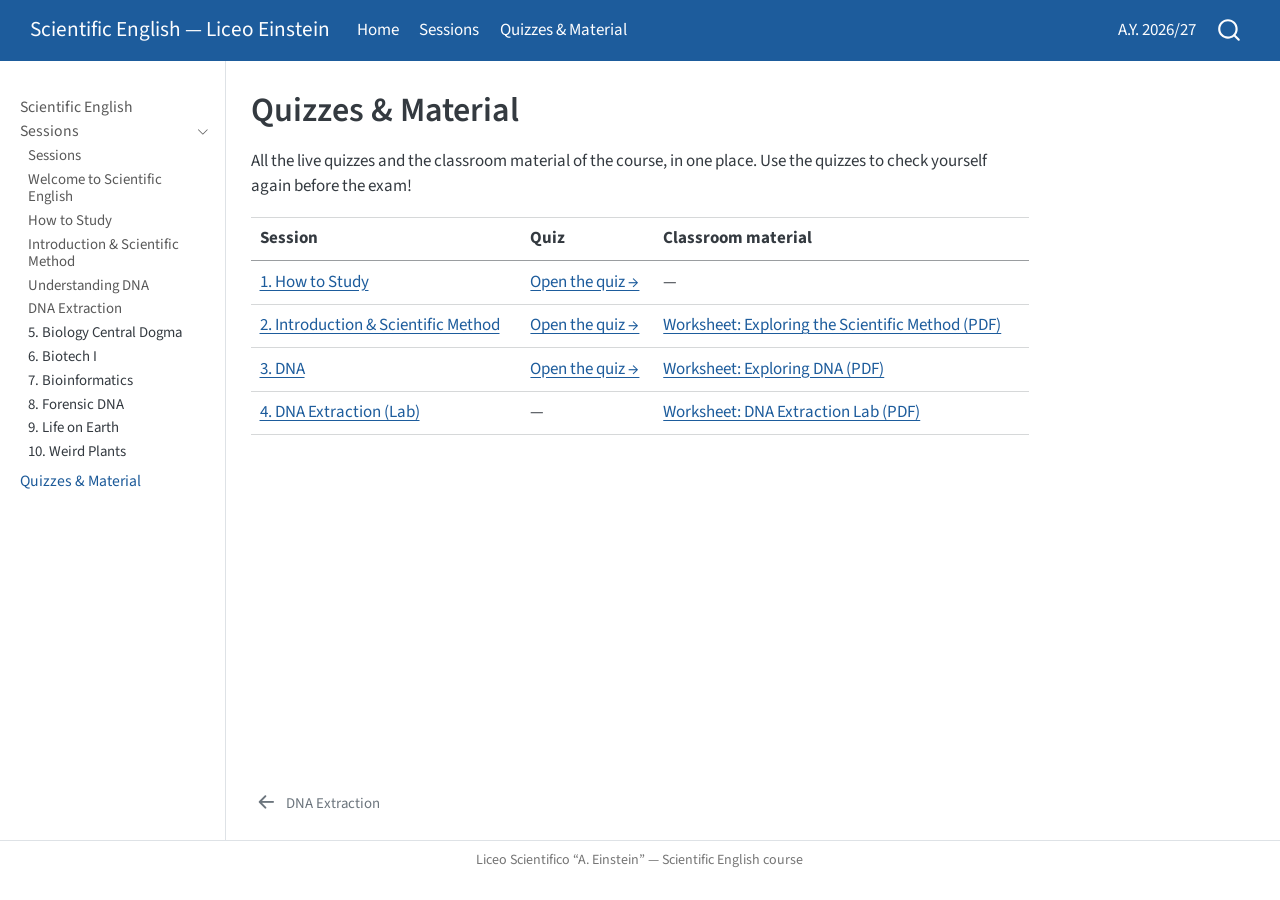
<file: quizzes.html>
<!DOCTYPE html>
<html xmlns="http://www.w3.org/1999/xhtml" lang="en" xml:lang="en"><head>

<meta charset="utf-8">
<meta name="generator" content="quarto-1.7.32">

<meta name="viewport" content="width=device-width, initial-scale=1.0, user-scalable=yes">


<title>Quizzes &amp; Material – Scientific English — Liceo Einstein</title>
<style>
code{white-space: pre-wrap;}
span.smallcaps{font-variant: small-caps;}
div.columns{display: flex; gap: min(4vw, 1.5em);}
div.column{flex: auto; overflow-x: auto;}
div.hanging-indent{margin-left: 1.5em; text-indent: -1.5em;}
ul.task-list{list-style: none;}
ul.task-list li input[type="checkbox"] {
  width: 0.8em;
  margin: 0 0.8em 0.2em -1em; /* quarto-specific, see https://github.com/quarto-dev/quarto-cli/issues/4556 */ 
  vertical-align: middle;
}
</style>


<script src="site_libs/quarto-nav/quarto-nav.js"></script>
<script src="site_libs/quarto-nav/headroom.min.js"></script>
<script src="site_libs/clipboard/clipboard.min.js"></script>
<script src="site_libs/quarto-search/autocomplete.umd.js"></script>
<script src="site_libs/quarto-search/fuse.min.js"></script>
<script src="site_libs/quarto-search/quarto-search.js"></script>
<meta name="quarto:offset" content="./">
<link href="./sessions/04-dna-extraction/index.html" rel="prev">
<script src="site_libs/quarto-html/quarto.js" type="module"></script>
<script src="site_libs/quarto-html/tabsets/tabsets.js" type="module"></script>
<script src="site_libs/quarto-html/popper.min.js"></script>
<script src="site_libs/quarto-html/tippy.umd.min.js"></script>
<script src="site_libs/quarto-html/anchor.min.js"></script>
<link href="site_libs/quarto-html/tippy.css" rel="stylesheet">
<link href="site_libs/quarto-html/quarto-syntax-highlighting-37eea08aefeeee20ff55810ff984fec1.css" rel="stylesheet" id="quarto-text-highlighting-styles">
<script src="site_libs/bootstrap/bootstrap.min.js"></script>
<link href="site_libs/bootstrap/bootstrap-icons.css" rel="stylesheet">
<link href="site_libs/bootstrap/bootstrap-2c75d59b7017186184a6bbd5def932ff.min.css" rel="stylesheet" append-hash="true" id="quarto-bootstrap" data-mode="light">
<script id="quarto-search-options" type="application/json">{
  "location": "navbar",
  "copy-button": false,
  "collapse-after": 3,
  "panel-placement": "end",
  "type": "overlay",
  "limit": 50,
  "keyboard-shortcut": [
    "f",
    "/",
    "s"
  ],
  "show-item-context": false,
  "language": {
    "search-no-results-text": "No results",
    "search-matching-documents-text": "matching documents",
    "search-copy-link-title": "Copy link to search",
    "search-hide-matches-text": "Hide additional matches",
    "search-more-match-text": "more match in this document",
    "search-more-matches-text": "more matches in this document",
    "search-clear-button-title": "Clear",
    "search-text-placeholder": "",
    "search-detached-cancel-button-title": "Cancel",
    "search-submit-button-title": "Submit",
    "search-label": "Search"
  }
}</script>


</head>

<body class="nav-sidebar docked nav-fixed quarto-light">

<div id="quarto-search-results"></div>
  <header id="quarto-header" class="headroom fixed-top">
    <nav class="navbar navbar-expand-lg " data-bs-theme="dark">
      <div class="navbar-container container-fluid">
      <div class="navbar-brand-container mx-auto">
    <a class="navbar-brand" href="./index.html">
    <span class="navbar-title">Scientific English — Liceo Einstein</span>
    </a>
  </div>
            <div id="quarto-search" class="" title="Search"></div>
          <button class="navbar-toggler" type="button" data-bs-toggle="collapse" data-bs-target="#navbarCollapse" aria-controls="navbarCollapse" role="menu" aria-expanded="false" aria-label="Toggle navigation" onclick="if (window.quartoToggleHeadroom) { window.quartoToggleHeadroom(); }">
  <span class="navbar-toggler-icon"></span>
</button>
          <div class="collapse navbar-collapse" id="navbarCollapse">
            <ul class="navbar-nav navbar-nav-scroll me-auto">
  <li class="nav-item">
    <a class="nav-link active" href="./index.html" aria-current="page"> 
<span class="menu-text">Home</span></a>
  </li>  
  <li class="nav-item">
    <a class="nav-link" href="./sessions/index.html"> 
<span class="menu-text">Sessions</span></a>
  </li>  
  <li class="nav-item">
    <a class="nav-link" href="./quizzes.html"> 
<span class="menu-text">Quizzes &amp; Material</span></a>
  </li>  
</ul>
            <ul class="navbar-nav navbar-nav-scroll ms-auto">
  <li class="nav-item">
    <span class="nav-link">
<span class="menu-text">A.Y. 2026/27</span>
    </span>
  </li>  
</ul>
          </div> <!-- /navcollapse -->
            <div class="quarto-navbar-tools">
</div>
      </div> <!-- /container-fluid -->
    </nav>
  <nav class="quarto-secondary-nav">
    <div class="container-fluid d-flex">
      <button type="button" class="quarto-btn-toggle btn" data-bs-toggle="collapse" role="button" data-bs-target=".quarto-sidebar-collapse-item" aria-controls="quarto-sidebar" aria-expanded="false" aria-label="Toggle sidebar navigation" onclick="if (window.quartoToggleHeadroom) { window.quartoToggleHeadroom(); }">
        <i class="bi bi-layout-text-sidebar-reverse"></i>
      </button>
        <nav class="quarto-page-breadcrumbs" aria-label="breadcrumb"><ol class="breadcrumb"><li class="breadcrumb-item"><a href="./quizzes.html">Quizzes &amp; Material</a></li></ol></nav>
        <a class="flex-grow-1" role="navigation" data-bs-toggle="collapse" data-bs-target=".quarto-sidebar-collapse-item" aria-controls="quarto-sidebar" aria-expanded="false" aria-label="Toggle sidebar navigation" onclick="if (window.quartoToggleHeadroom) { window.quartoToggleHeadroom(); }">      
        </a>
    </div>
  </nav>
</header>
<!-- content -->
<div id="quarto-content" class="quarto-container page-columns page-rows-contents page-layout-article page-navbar">
<!-- sidebar -->
  <nav id="quarto-sidebar" class="sidebar collapse collapse-horizontal quarto-sidebar-collapse-item sidebar-navigation docked overflow-auto">
    <div class="sidebar-menu-container"> 
    <ul class="list-unstyled mt-1">
        <li class="sidebar-item">
  <div class="sidebar-item-container"> 
  <a href="./index.html" class="sidebar-item-text sidebar-link">
 <span class="menu-text">Scientific English</span></a>
  </div>
</li>
        <li class="sidebar-item sidebar-item-section">
      <div class="sidebar-item-container"> 
            <a class="sidebar-item-text sidebar-link text-start" data-bs-toggle="collapse" data-bs-target="#quarto-sidebar-section-1" role="navigation" aria-expanded="true">
 <span class="menu-text">Sessions</span></a>
          <a class="sidebar-item-toggle text-start" data-bs-toggle="collapse" data-bs-target="#quarto-sidebar-section-1" role="navigation" aria-expanded="true" aria-label="Toggle section">
            <i class="bi bi-chevron-right ms-2"></i>
          </a> 
      </div>
      <ul id="quarto-sidebar-section-1" class="collapse list-unstyled sidebar-section depth1 show">  
          <li class="sidebar-item">
  <div class="sidebar-item-container"> 
  <a href="./sessions/index.html" class="sidebar-item-text sidebar-link">
 <span class="menu-text">Sessions</span></a>
  </div>
</li>
          <li class="sidebar-item">
  <div class="sidebar-item-container"> 
  <a href="./sessions/00-welcome/index.html" class="sidebar-item-text sidebar-link">
 <span class="menu-text">Welcome to Scientific English</span></a>
  </div>
</li>
          <li class="sidebar-item">
  <div class="sidebar-item-container"> 
  <a href="./sessions/01-how-to-study/index.html" class="sidebar-item-text sidebar-link">
 <span class="menu-text">How to Study</span></a>
  </div>
</li>
          <li class="sidebar-item">
  <div class="sidebar-item-container"> 
  <a href="./sessions/02-scientific-method/index.html" class="sidebar-item-text sidebar-link">
 <span class="menu-text">Introduction &amp; Scientific Method</span></a>
  </div>
</li>
          <li class="sidebar-item">
  <div class="sidebar-item-container"> 
  <a href="./sessions/03-dna/index.html" class="sidebar-item-text sidebar-link">
 <span class="menu-text">Understanding DNA</span></a>
  </div>
</li>
          <li class="sidebar-item">
  <div class="sidebar-item-container"> 
  <a href="./sessions/04-dna-extraction/index.html" class="sidebar-item-text sidebar-link">
 <span class="menu-text">DNA Extraction</span></a>
  </div>
</li>
          <li class="sidebar-item">
 <span class="menu-text">5. Biology Central Dogma</span>
  </li>
          <li class="sidebar-item">
 <span class="menu-text">6. Biotech I</span>
  </li>
          <li class="sidebar-item">
 <span class="menu-text">7. Bioinformatics</span>
  </li>
          <li class="sidebar-item">
 <span class="menu-text">8. Forensic DNA</span>
  </li>
          <li class="sidebar-item">
 <span class="menu-text">9. Life on Earth</span>
  </li>
          <li class="sidebar-item">
 <span class="menu-text">10. Weird Plants</span>
  </li>
      </ul>
  </li>
        <li class="sidebar-item">
  <div class="sidebar-item-container"> 
  <a href="./quizzes.html" class="sidebar-item-text sidebar-link active">
 <span class="menu-text">Quizzes &amp; Material</span></a>
  </div>
</li>
    </ul>
    </div>
</nav>
<div id="quarto-sidebar-glass" class="quarto-sidebar-collapse-item" data-bs-toggle="collapse" data-bs-target=".quarto-sidebar-collapse-item"></div>
<!-- margin-sidebar -->
    <div id="quarto-margin-sidebar" class="sidebar margin-sidebar zindex-bottom">
        
    </div>
<!-- main -->
<main class="content" id="quarto-document-content">

<header id="title-block-header" class="quarto-title-block default">
<div class="quarto-title">
<h1 class="title">Quizzes &amp; Material</h1>
</div>



<div class="quarto-title-meta">

    
  
    
  </div>
  


</header>


<p>All the live quizzes and the classroom material of the course, in one place. Use the quizzes to check yourself again before the exam!</p>
<table class="caption-top table">
<thead>
<tr class="header">
<th>Session</th>
<th>Quiz</th>
<th>Classroom material</th>
</tr>
</thead>
<tbody>
<tr class="odd">
<td><a href="./sessions/01-how-to-study/index.html">1. How to Study</a></td>
<td><a href="https://forms.gle/ykpqo3aYWRHh9vYU7">Open the quiz →</a></td>
<td>—</td>
</tr>
<tr class="even">
<td><a href="./sessions/02-scientific-method/index.html">2. Introduction &amp; Scientific Method</a></td>
<td><a href="https://forms.gle/jZ4t2N5mUokwetFd9">Open the quiz →</a></td>
<td><a href="sessions/02-scientific-method/material/scientific-method-worksheet.pdf">Worksheet: Exploring the Scientific Method (PDF)</a></td>
</tr>
<tr class="odd">
<td><a href="./sessions/03-dna/index.html">3. DNA</a></td>
<td><a href="https://forms.gle/5Nn7AqS5zZ5CQjRC6">Open the quiz →</a></td>
<td><a href="sessions/03-dna/material/dna-worksheet.pdf">Worksheet: Exploring DNA (PDF)</a></td>
</tr>
<tr class="even">
<td><a href="./sessions/04-dna-extraction/index.html">4. DNA Extraction (Lab)</a></td>
<td>—</td>
<td><a href="sessions/04-dna-extraction/material/dna-extraction-worksheet.pdf">Worksheet: DNA Extraction Lab (PDF)</a></td>
</tr>
</tbody>
</table>



</main> <!-- /main -->
<script id="quarto-html-after-body" type="application/javascript">
  window.document.addEventListener("DOMContentLoaded", function (event) {
    const icon = "";
    const anchorJS = new window.AnchorJS();
    anchorJS.options = {
      placement: 'right',
      icon: icon
    };
    anchorJS.add('.anchored');
    const isCodeAnnotation = (el) => {
      for (const clz of el.classList) {
        if (clz.startsWith('code-annotation-')) {                     
          return true;
        }
      }
      return false;
    }
    const onCopySuccess = function(e) {
      // button target
      const button = e.trigger;
      // don't keep focus
      button.blur();
      // flash "checked"
      button.classList.add('code-copy-button-checked');
      var currentTitle = button.getAttribute("title");
      button.setAttribute("title", "Copied!");
      let tooltip;
      if (window.bootstrap) {
        button.setAttribute("data-bs-toggle", "tooltip");
        button.setAttribute("data-bs-placement", "left");
        button.setAttribute("data-bs-title", "Copied!");
        tooltip = new bootstrap.Tooltip(button, 
          { trigger: "manual", 
            customClass: "code-copy-button-tooltip",
            offset: [0, -8]});
        tooltip.show();    
      }
      setTimeout(function() {
        if (tooltip) {
          tooltip.hide();
          button.removeAttribute("data-bs-title");
          button.removeAttribute("data-bs-toggle");
          button.removeAttribute("data-bs-placement");
        }
        button.setAttribute("title", currentTitle);
        button.classList.remove('code-copy-button-checked');
      }, 1000);
      // clear code selection
      e.clearSelection();
    }
    const getTextToCopy = function(trigger) {
        const codeEl = trigger.previousElementSibling.cloneNode(true);
        for (const childEl of codeEl.children) {
          if (isCodeAnnotation(childEl)) {
            childEl.remove();
          }
        }
        return codeEl.innerText;
    }
    const clipboard = new window.ClipboardJS('.code-copy-button:not([data-in-quarto-modal])', {
      text: getTextToCopy
    });
    clipboard.on('success', onCopySuccess);
    if (window.document.getElementById('quarto-embedded-source-code-modal')) {
      const clipboardModal = new window.ClipboardJS('.code-copy-button[data-in-quarto-modal]', {
        text: getTextToCopy,
        container: window.document.getElementById('quarto-embedded-source-code-modal')
      });
      clipboardModal.on('success', onCopySuccess);
    }
      var localhostRegex = new RegExp(/^(?:http|https):\/\/localhost\:?[0-9]*\//);
      var mailtoRegex = new RegExp(/^mailto:/);
        var filterRegex = new RegExp('/' + window.location.host + '/');
      var isInternal = (href) => {
          return filterRegex.test(href) || localhostRegex.test(href) || mailtoRegex.test(href);
      }
      // Inspect non-navigation links and adorn them if external
     var links = window.document.querySelectorAll('a[href]:not(.nav-link):not(.navbar-brand):not(.toc-action):not(.sidebar-link):not(.sidebar-item-toggle):not(.pagination-link):not(.no-external):not([aria-hidden]):not(.dropdown-item):not(.quarto-navigation-tool):not(.about-link)');
      for (var i=0; i<links.length; i++) {
        const link = links[i];
        if (!isInternal(link.href)) {
          // undo the damage that might have been done by quarto-nav.js in the case of
          // links that we want to consider external
          if (link.dataset.originalHref !== undefined) {
            link.href = link.dataset.originalHref;
          }
            // target, if specified
            link.setAttribute("target", "_blank");
            if (link.getAttribute("rel") === null) {
              link.setAttribute("rel", "noopener");
            }
        }
      }
    function tippyHover(el, contentFn, onTriggerFn, onUntriggerFn) {
      const config = {
        allowHTML: true,
        maxWidth: 500,
        delay: 100,
        arrow: false,
        appendTo: function(el) {
            return el.parentElement;
        },
        interactive: true,
        interactiveBorder: 10,
        theme: 'quarto',
        placement: 'bottom-start',
      };
      if (contentFn) {
        config.content = contentFn;
      }
      if (onTriggerFn) {
        config.onTrigger = onTriggerFn;
      }
      if (onUntriggerFn) {
        config.onUntrigger = onUntriggerFn;
      }
      window.tippy(el, config); 
    }
    const noterefs = window.document.querySelectorAll('a[role="doc-noteref"]');
    for (var i=0; i<noterefs.length; i++) {
      const ref = noterefs[i];
      tippyHover(ref, function() {
        // use id or data attribute instead here
        let href = ref.getAttribute('data-footnote-href') || ref.getAttribute('href');
        try { href = new URL(href).hash; } catch {}
        const id = href.replace(/^#\/?/, "");
        const note = window.document.getElementById(id);
        if (note) {
          return note.innerHTML;
        } else {
          return "";
        }
      });
    }
    const xrefs = window.document.querySelectorAll('a.quarto-xref');
    const processXRef = (id, note) => {
      // Strip column container classes
      const stripColumnClz = (el) => {
        el.classList.remove("page-full", "page-columns");
        if (el.children) {
          for (const child of el.children) {
            stripColumnClz(child);
          }
        }
      }
      stripColumnClz(note)
      if (id === null || id.startsWith('sec-')) {
        // Special case sections, only their first couple elements
        const container = document.createElement("div");
        if (note.children && note.children.length > 2) {
          container.appendChild(note.children[0].cloneNode(true));
          for (let i = 1; i < note.children.length; i++) {
            const child = note.children[i];
            if (child.tagName === "P" && child.innerText === "") {
              continue;
            } else {
              container.appendChild(child.cloneNode(true));
              break;
            }
          }
          if (window.Quarto?.typesetMath) {
            window.Quarto.typesetMath(container);
          }
          return container.innerHTML
        } else {
          if (window.Quarto?.typesetMath) {
            window.Quarto.typesetMath(note);
          }
          return note.innerHTML;
        }
      } else {
        // Remove any anchor links if they are present
        const anchorLink = note.querySelector('a.anchorjs-link');
        if (anchorLink) {
          anchorLink.remove();
        }
        if (window.Quarto?.typesetMath) {
          window.Quarto.typesetMath(note);
        }
        if (note.classList.contains("callout")) {
          return note.outerHTML;
        } else {
          return note.innerHTML;
        }
      }
    }
    for (var i=0; i<xrefs.length; i++) {
      const xref = xrefs[i];
      tippyHover(xref, undefined, function(instance) {
        instance.disable();
        let url = xref.getAttribute('href');
        let hash = undefined; 
        if (url.startsWith('#')) {
          hash = url;
        } else {
          try { hash = new URL(url).hash; } catch {}
        }
        if (hash) {
          const id = hash.replace(/^#\/?/, "");
          const note = window.document.getElementById(id);
          if (note !== null) {
            try {
              const html = processXRef(id, note.cloneNode(true));
              instance.setContent(html);
            } finally {
              instance.enable();
              instance.show();
            }
          } else {
            // See if we can fetch this
            fetch(url.split('#')[0])
            .then(res => res.text())
            .then(html => {
              const parser = new DOMParser();
              const htmlDoc = parser.parseFromString(html, "text/html");
              const note = htmlDoc.getElementById(id);
              if (note !== null) {
                const html = processXRef(id, note);
                instance.setContent(html);
              } 
            }).finally(() => {
              instance.enable();
              instance.show();
            });
          }
        } else {
          // See if we can fetch a full url (with no hash to target)
          // This is a special case and we should probably do some content thinning / targeting
          fetch(url)
          .then(res => res.text())
          .then(html => {
            const parser = new DOMParser();
            const htmlDoc = parser.parseFromString(html, "text/html");
            const note = htmlDoc.querySelector('main.content');
            if (note !== null) {
              // This should only happen for chapter cross references
              // (since there is no id in the URL)
              // remove the first header
              if (note.children.length > 0 && note.children[0].tagName === "HEADER") {
                note.children[0].remove();
              }
              const html = processXRef(null, note);
              instance.setContent(html);
            } 
          }).finally(() => {
            instance.enable();
            instance.show();
          });
        }
      }, function(instance) {
      });
    }
        let selectedAnnoteEl;
        const selectorForAnnotation = ( cell, annotation) => {
          let cellAttr = 'data-code-cell="' + cell + '"';
          let lineAttr = 'data-code-annotation="' +  annotation + '"';
          const selector = 'span[' + cellAttr + '][' + lineAttr + ']';
          return selector;
        }
        const selectCodeLines = (annoteEl) => {
          const doc = window.document;
          const targetCell = annoteEl.getAttribute("data-target-cell");
          const targetAnnotation = annoteEl.getAttribute("data-target-annotation");
          const annoteSpan = window.document.querySelector(selectorForAnnotation(targetCell, targetAnnotation));
          const lines = annoteSpan.getAttribute("data-code-lines").split(",");
          const lineIds = lines.map((line) => {
            return targetCell + "-" + line;
          })
          let top = null;
          let height = null;
          let parent = null;
          if (lineIds.length > 0) {
              //compute the position of the single el (top and bottom and make a div)
              const el = window.document.getElementById(lineIds[0]);
              top = el.offsetTop;
              height = el.offsetHeight;
              parent = el.parentElement.parentElement;
            if (lineIds.length > 1) {
              const lastEl = window.document.getElementById(lineIds[lineIds.length - 1]);
              const bottom = lastEl.offsetTop + lastEl.offsetHeight;
              height = bottom - top;
            }
            if (top !== null && height !== null && parent !== null) {
              // cook up a div (if necessary) and position it 
              let div = window.document.getElementById("code-annotation-line-highlight");
              if (div === null) {
                div = window.document.createElement("div");
                div.setAttribute("id", "code-annotation-line-highlight");
                div.style.position = 'absolute';
                parent.appendChild(div);
              }
              div.style.top = top - 2 + "px";
              div.style.height = height + 4 + "px";
              div.style.left = 0;
              let gutterDiv = window.document.getElementById("code-annotation-line-highlight-gutter");
              if (gutterDiv === null) {
                gutterDiv = window.document.createElement("div");
                gutterDiv.setAttribute("id", "code-annotation-line-highlight-gutter");
                gutterDiv.style.position = 'absolute';
                const codeCell = window.document.getElementById(targetCell);
                const gutter = codeCell.querySelector('.code-annotation-gutter');
                gutter.appendChild(gutterDiv);
              }
              gutterDiv.style.top = top - 2 + "px";
              gutterDiv.style.height = height + 4 + "px";
            }
            selectedAnnoteEl = annoteEl;
          }
        };
        const unselectCodeLines = () => {
          const elementsIds = ["code-annotation-line-highlight", "code-annotation-line-highlight-gutter"];
          elementsIds.forEach((elId) => {
            const div = window.document.getElementById(elId);
            if (div) {
              div.remove();
            }
          });
          selectedAnnoteEl = undefined;
        };
          // Handle positioning of the toggle
      window.addEventListener(
        "resize",
        throttle(() => {
          elRect = undefined;
          if (selectedAnnoteEl) {
            selectCodeLines(selectedAnnoteEl);
          }
        }, 10)
      );
      function throttle(fn, ms) {
      let throttle = false;
      let timer;
        return (...args) => {
          if(!throttle) { // first call gets through
              fn.apply(this, args);
              throttle = true;
          } else { // all the others get throttled
              if(timer) clearTimeout(timer); // cancel #2
              timer = setTimeout(() => {
                fn.apply(this, args);
                timer = throttle = false;
              }, ms);
          }
        };
      }
        // Attach click handler to the DT
        const annoteDls = window.document.querySelectorAll('dt[data-target-cell]');
        for (const annoteDlNode of annoteDls) {
          annoteDlNode.addEventListener('click', (event) => {
            const clickedEl = event.target;
            if (clickedEl !== selectedAnnoteEl) {
              unselectCodeLines();
              const activeEl = window.document.querySelector('dt[data-target-cell].code-annotation-active');
              if (activeEl) {
                activeEl.classList.remove('code-annotation-active');
              }
              selectCodeLines(clickedEl);
              clickedEl.classList.add('code-annotation-active');
            } else {
              // Unselect the line
              unselectCodeLines();
              clickedEl.classList.remove('code-annotation-active');
            }
          });
        }
    const findCites = (el) => {
      const parentEl = el.parentElement;
      if (parentEl) {
        const cites = parentEl.dataset.cites;
        if (cites) {
          return {
            el,
            cites: cites.split(' ')
          };
        } else {
          return findCites(el.parentElement)
        }
      } else {
        return undefined;
      }
    };
    var bibliorefs = window.document.querySelectorAll('a[role="doc-biblioref"]');
    for (var i=0; i<bibliorefs.length; i++) {
      const ref = bibliorefs[i];
      const citeInfo = findCites(ref);
      if (citeInfo) {
        tippyHover(citeInfo.el, function() {
          var popup = window.document.createElement('div');
          citeInfo.cites.forEach(function(cite) {
            var citeDiv = window.document.createElement('div');
            citeDiv.classList.add('hanging-indent');
            citeDiv.classList.add('csl-entry');
            var biblioDiv = window.document.getElementById('ref-' + cite);
            if (biblioDiv) {
              citeDiv.innerHTML = biblioDiv.innerHTML;
            }
            popup.appendChild(citeDiv);
          });
          return popup.innerHTML;
        });
      }
    }
  });
  </script>
<nav class="page-navigation">
  <div class="nav-page nav-page-previous">
      <a href="./sessions/04-dna-extraction/index.html" class="pagination-link" aria-label="DNA Extraction">
        <i class="bi bi-arrow-left-short"></i> <span class="nav-page-text">DNA Extraction</span>
      </a>          
  </div>
  <div class="nav-page nav-page-next">
  </div>
</nav>
</div> <!-- /content -->
<footer class="footer">
  <div class="nav-footer">
    <div class="nav-footer-left">
      &nbsp;
    </div>   
    <div class="nav-footer-center">
<p>Liceo Scientifico “A. Einstein” — Scientific English course</p>
</div>
    <div class="nav-footer-right">
      &nbsp;
    </div>
  </div>
</footer>




</body></html>
</file>
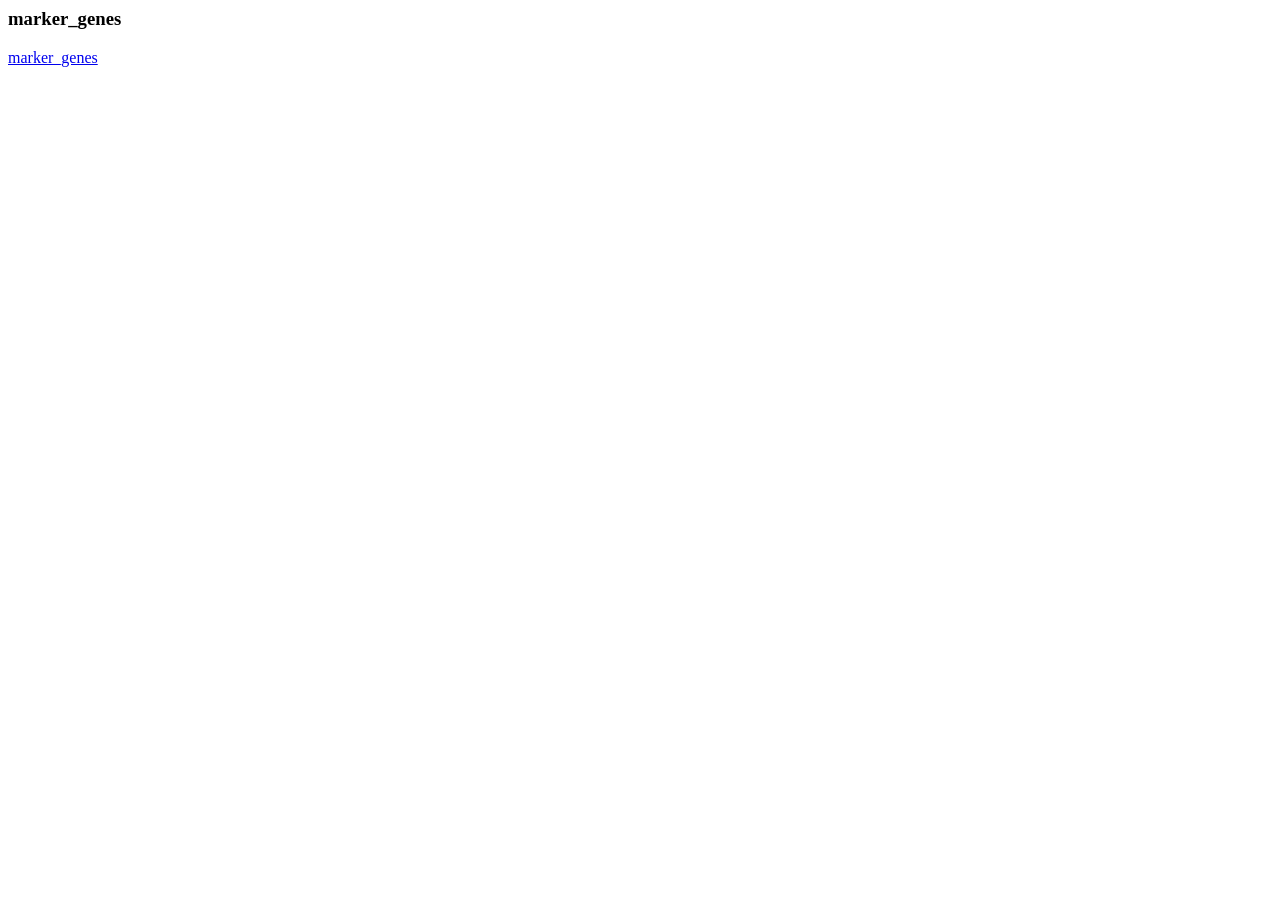
<file: ONLINE_Einstein_2025/Session 7 - Bioinformatics/marker_genes.html>
<!DOCTYPE NETSCAPE-Bookmark-file-1>
<!-- This is an automatically generated file.
It will be read and overwritten.
DO NOT EDIT! -->
<META HTTP-EQUIV="Content-Type" CONTENT="text/html; charset=UTF-8">
<TITLE>Shortcut</TITLE>
<DL><p>
  <DT><H3>marker_genes</H3>
  <DL><p>
    <DT><A HREF="https://drive.google.com/open?id=11iSa3ftSNu0CzrRQRB_SlI4K7bv9vLlt" ADD_DATE="1737623926">marker_genes</A>
  </DL><p>
</DL><p>
</file>
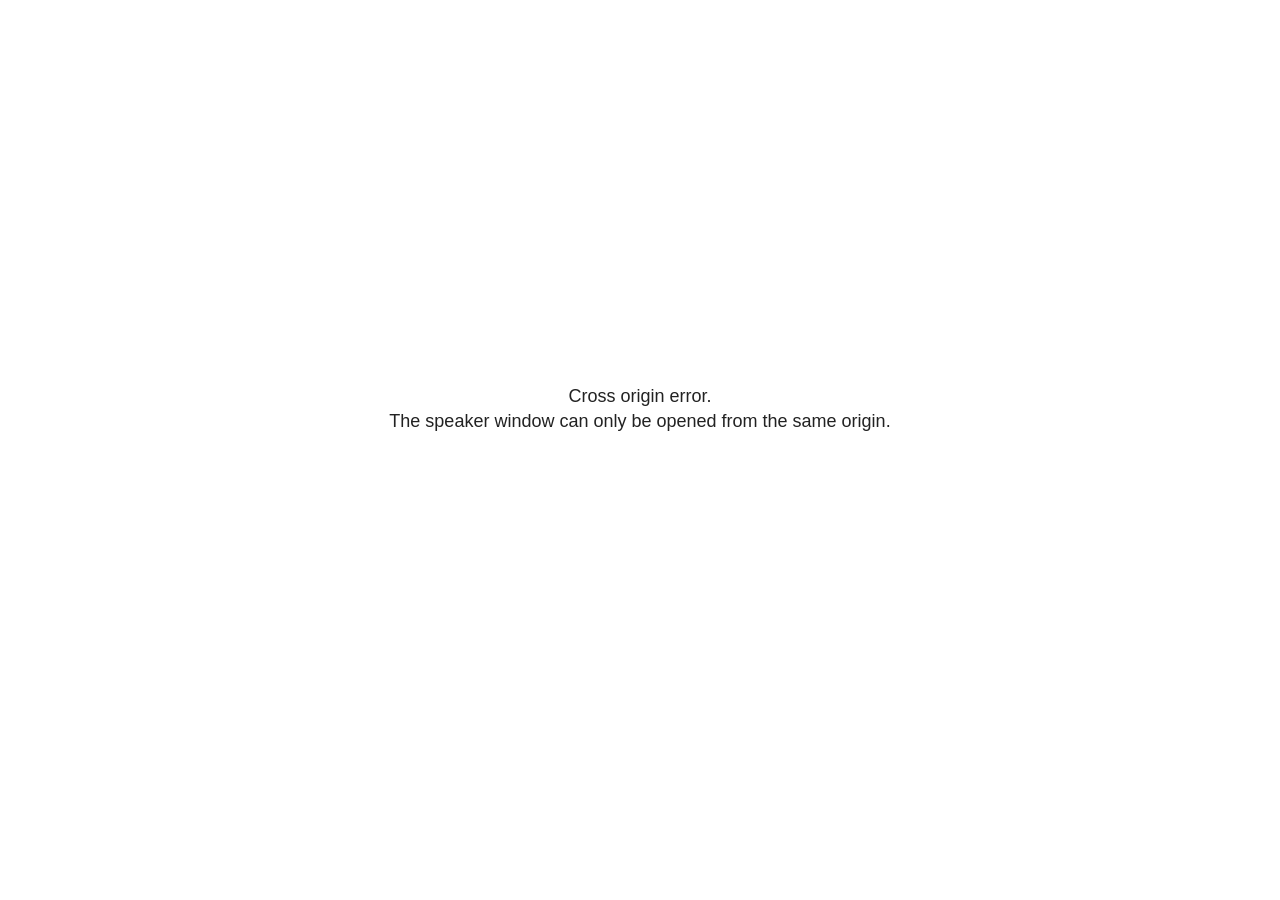
<file: site_libs/revealjs/plugin/notes/speaker-view.html>
<!--
	NOTE: You need to build the notes plugin after making changes to this file.
-->
<html lang="en">
	<head>
		<meta charset="utf-8">

		<title>reveal.js - Speaker View</title>

		<style>
			body {
				font-family: Helvetica;
				font-size: 18px;
			}

			#current-slide,
			#upcoming-slide,
			#speaker-controls {
				padding: 6px;
				box-sizing: border-box;
				-moz-box-sizing: border-box;
			}

			#current-slide iframe,
			#upcoming-slide iframe {
				width: 100%;
				height: 100%;
				border: 1px solid #ddd;
			}

			#current-slide .label,
			#upcoming-slide .label {
				position: absolute;
				top: 10px;
				left: 10px;
				z-index: 2;
			}

			#connection-status {
				position: absolute;
				top: 0;
				left: 0;
				width: 100%;
				height: 100%;
				z-index: 20;
				padding: 30% 20% 20% 20%;
				font-size: 18px;
				color: #222;
				background: #fff;
				text-align: center;
				box-sizing: border-box;
				line-height: 1.4;
			}

			.overlay-element {
				height: 34px;
				line-height: 34px;
				padding: 0 10px;
				text-shadow: none;
				background: rgba( 220, 220, 220, 0.8 );
				color: #222;
				font-size: 14px;
			}

			.overlay-element.interactive:hover {
				background: rgba( 220, 220, 220, 1 );
			}

			#current-slide {
				position: absolute;
				width: 60%;
				height: 100%;
				top: 0;
				left: 0;
				padding-right: 0;
			}

			#upcoming-slide {
				position: absolute;
				width: 40%;
				height: 40%;
				right: 0;
				top: 0;
			}

			/* Speaker controls */
			#speaker-controls {
				position: absolute;
				top: 40%;
				right: 0;
				width: 40%;
				height: 60%;
				overflow: auto;
				font-size: 18px;
			}

				.speaker-controls-time.hidden,
				.speaker-controls-notes.hidden {
					display: none;
				}

				.speaker-controls-time .label,
				.speaker-controls-pace .label,
				.speaker-controls-notes .label {
					text-transform: uppercase;
					font-weight: normal;
					font-size: 0.66em;
					color: #666;
					margin: 0;
				}

				.speaker-controls-time, .speaker-controls-pace {
					border-bottom: 1px solid rgba( 200, 200, 200, 0.5 );
					margin-bottom: 10px;
					padding: 10px 16px;
					padding-bottom: 20px;
					cursor: pointer;
				}

				.speaker-controls-time .reset-button {
					opacity: 0;
					float: right;
					color: #666;
					text-decoration: none;
				}
				.speaker-controls-time:hover .reset-button {
					opacity: 1;
				}

				.speaker-controls-time .timer,
				.speaker-controls-time .clock {
					width: 50%;
				}

				.speaker-controls-time .timer,
				.speaker-controls-time .clock,
				.speaker-controls-time .pacing .hours-value,
				.speaker-controls-time .pacing .minutes-value,
				.speaker-controls-time .pacing .seconds-value {
					font-size: 1.9em;
				}

				.speaker-controls-time .timer {
					float: left;
				}

				.speaker-controls-time .clock {
					float: right;
					text-align: right;
				}

				.speaker-controls-time span.mute {
					opacity: 0.3;
				}

				.speaker-controls-time .pacing-title {
					margin-top: 5px;
				}

				.speaker-controls-time .pacing.ahead {
					color: blue;
				}

				.speaker-controls-time .pacing.on-track {
					color: green;
				}

				.speaker-controls-time .pacing.behind {
					color: red;
				}

				.speaker-controls-notes {
					padding: 10px 16px;
				}

				.speaker-controls-notes .value {
					margin-top: 5px;
					line-height: 1.4;
					font-size: 1.2em;
				}

			/* Layout selector */
			#speaker-layout {
				position: absolute;
				top: 10px;
				right: 10px;
				color: #222;
				z-index: 10;
			}
				#speaker-layout select {
					position: absolute;
					width: 100%;
					height: 100%;
					top: 0;
					left: 0;
					border: 0;
					box-shadow: 0;
					cursor: pointer;
					opacity: 0;

					font-size: 1em;
					background-color: transparent;

					-moz-appearance: none;
					-webkit-appearance: none;
					-webkit-tap-highlight-color: rgba(0, 0, 0, 0);
				}

				#speaker-layout select:focus {
					outline: none;
					box-shadow: none;
				}

			.clear {
				clear: both;
			}

			/* Speaker layout: Wide */
			body[data-speaker-layout="wide"] #current-slide,
			body[data-speaker-layout="wide"] #upcoming-slide {
				width: 50%;
				height: 45%;
				padding: 6px;
			}

			body[data-speaker-layout="wide"] #current-slide {
				top: 0;
				left: 0;
			}

			body[data-speaker-layout="wide"] #upcoming-slide {
				top: 0;
				left: 50%;
			}

			body[data-speaker-layout="wide"] #speaker-controls {
				top: 45%;
				left: 0;
				width: 100%;
				height: 50%;
				font-size: 1.25em;
			}

			/* Speaker layout: Tall */
			body[data-speaker-layout="tall"] #current-slide,
			body[data-speaker-layout="tall"] #upcoming-slide {
				width: 45%;
				height: 50%;
				padding: 6px;
			}

			body[data-speaker-layout="tall"] #current-slide {
				top: 0;
				left: 0;
			}

			body[data-speaker-layout="tall"] #upcoming-slide {
				top: 50%;
				left: 0;
			}

			body[data-speaker-layout="tall"] #speaker-controls {
				padding-top: 40px;
				top: 0;
				left: 45%;
				width: 55%;
				height: 100%;
				font-size: 1.25em;
			}

			/* Speaker layout: Notes only */
			body[data-speaker-layout="notes-only"] #current-slide,
			body[data-speaker-layout="notes-only"] #upcoming-slide {
				display: none;
			}

			body[data-speaker-layout="notes-only"] #speaker-controls {
				padding-top: 40px;
				top: 0;
				left: 0;
				width: 100%;
				height: 100%;
				font-size: 1.25em;
			}

			@media screen and (max-width: 1080px) {
				body[data-speaker-layout="default"] #speaker-controls {
					font-size: 16px;
				}
			}

			@media screen and (max-width: 900px) {
				body[data-speaker-layout="default"] #speaker-controls {
					font-size: 14px;
				}
			}

			@media screen and (max-width: 800px) {
				body[data-speaker-layout="default"] #speaker-controls {
					font-size: 12px;
				}
			}

		</style>
	</head>

	<body>

		<div id="connection-status">Loading speaker view...</div>

		<div id="current-slide"></div>
		<div id="upcoming-slide"><span class="overlay-element label">Upcoming</span></div>
		<div id="speaker-controls">
			<div class="speaker-controls-time">
				<h4 class="label">Time <span class="reset-button">Click to Reset</span></h4>
				<div class="clock">
					<span class="clock-value">0:00 AM</span>
				</div>
				<div class="timer">
					<span class="hours-value">00</span><span class="minutes-value">:00</span><span class="seconds-value">:00</span>
				</div>
				<div class="clear"></div>

				<h4 class="label pacing-title" style="display: none">Pacing – Time to finish current slide</h4>
				<div class="pacing" style="display: none">
					<span class="hours-value">00</span><span class="minutes-value">:00</span><span class="seconds-value">:00</span>
				</div>
			</div>

			<div class="speaker-controls-notes hidden">
				<h4 class="label">Notes</h4>
				<div class="value"></div>
			</div>
		</div>
		<div id="speaker-layout" class="overlay-element interactive">
			<span class="speaker-layout-label"></span>
			<select class="speaker-layout-dropdown"></select>
		</div>

		<script>

			(function() {

				var notes,
					notesValue,
					currentState,
					currentSlide,
					upcomingSlide,
					layoutLabel,
					layoutDropdown,
					pendingCalls = {},
					lastRevealApiCallId = 0,
					connected = false

				var connectionStatus = document.querySelector( '#connection-status' );

				var SPEAKER_LAYOUTS = {
					'default': 'Default',
					'wide': 'Wide',
					'tall': 'Tall',
					'notes-only': 'Notes only'
				};

				setupLayout();

				let openerOrigin;

				try {
					openerOrigin = window.opener.location.origin;
				}
				catch ( error ) { console.warn( error ) }

				// In order to prevent XSS, the speaker view will only run if its
				// opener has the same origin as itself
				if( window.location.origin !== openerOrigin ) {
					connectionStatus.innerHTML = 'Cross origin error.<br>The speaker window can only be opened from the same origin.';
					return;
				}

				var connectionTimeout = setTimeout( function() {
					connectionStatus.innerHTML = 'Error connecting to main window.<br>Please try closing and reopening the speaker view.';
				}, 5000 );

				window.addEventListener( 'message', function( event ) {

					// Validate the origin of all messages to avoid parsing messages
					// that aren't meant for us. Ignore when running off file:// so
					// that the speaker view continues to work without a web server.
					if( window.location.origin !== event.origin && window.location.origin !== 'file://' ) {
						return
					}

					clearTimeout( connectionTimeout );
					connectionStatus.style.display = 'none';

					var data = JSON.parse( event.data );

					// The overview mode is only useful to the reveal.js instance
					// where navigation occurs so we don't sync it
					if( data.state ) delete data.state.overview;

					// Messages sent by the notes plugin inside of the main window
					if( data && data.namespace === 'reveal-notes' ) {
						if( data.type === 'connect' ) {
							handleConnectMessage( data );
						}
						else if( data.type === 'state' ) {
							handleStateMessage( data );
						}
						else if( data.type === 'return' ) {
							pendingCalls[data.callId](data.result);
							delete pendingCalls[data.callId];
						}
					}
					// Messages sent by the reveal.js inside of the current slide preview
					else if( data && data.namespace === 'reveal' ) {
						if( /ready/.test( data.eventName ) ) {
							// Send a message back to notify that the handshake is complete
							window.opener.postMessage( JSON.stringify({ namespace: 'reveal-notes', type: 'connected'} ), '*' );
						}
						else if( /slidechanged|fragmentshown|fragmenthidden|paused|resumed/.test( data.eventName ) && currentState !== JSON.stringify( data.state ) ) {

							dispatchStateToMainWindow( data.state );

						}
					}

				} );

				/**
				 * Updates the presentation in the main window to match the state
				 * of the presentation in the notes window.
				 */
				const dispatchStateToMainWindow = debounce(( state ) => {
					window.opener.postMessage( JSON.stringify({ method: 'setState', args: [ state ]} ), '*' );
				}, 500);

				/**
				 * Asynchronously calls the Reveal.js API of the main frame.
				 */
				function callRevealApi( methodName, methodArguments, callback ) {

					var callId = ++lastRevealApiCallId;
					pendingCalls[callId] = callback;
					window.opener.postMessage( JSON.stringify( {
						namespace: 'reveal-notes',
						type: 'call',
						callId: callId,
						methodName: methodName,
						arguments: methodArguments
					} ), '*' );

				}

				/**
				 * Called when the main window is trying to establish a
				 * connection.
				 */
				function handleConnectMessage( data ) {

					if( connected === false ) {
						connected = true;

						setupIframes( data );
						setupKeyboard();
						setupNotes();
						setupTimer();
						setupHeartbeat();
					}

				}

				/**
				 * Called when the main window sends an updated state.
				 */
				function handleStateMessage( data ) {

					// Store the most recently set state to avoid circular loops
					// applying the same state
					currentState = JSON.stringify( data.state );

					// No need for updating the notes in case of fragment changes
					if ( data.notes ) {
						notes.classList.remove( 'hidden' );
						notesValue.style.whiteSpace = data.whitespace;
						if( data.markdown ) {
							notesValue.innerHTML = marked( data.notes );
						}
						else {
							notesValue.innerHTML = data.notes;
						}
					}
					else {
						notes.classList.add( 'hidden' );
					}

					// Update the note slides
					currentSlide.contentWindow.postMessage( JSON.stringify({ method: 'setState', args: [ data.state ] }), '*' );
					upcomingSlide.contentWindow.postMessage( JSON.stringify({ method: 'setState', args: [ data.state ] }), '*' );
					upcomingSlide.contentWindow.postMessage( JSON.stringify({ method: 'next' }), '*' );

				}

				// Limit to max one state update per X ms
				handleStateMessage = debounce( handleStateMessage, 200 );

				/**
				 * Forward keyboard events to the current slide window.
				 * This enables keyboard events to work even if focus
				 * isn't set on the current slide iframe.
				 *
				 * Block F5 default handling, it reloads and disconnects
				 * the speaker notes window.
				 */
				function setupKeyboard() {

					document.addEventListener( 'keydown', function( event ) {
						if( event.keyCode === 116 || ( event.metaKey && event.keyCode === 82 ) ) {
							event.preventDefault();
							return false;
						}
						currentSlide.contentWindow.postMessage( JSON.stringify({ method: 'triggerKey', args: [ event.keyCode ] }), '*' );
					} );

				}

				/**
				 * Creates the preview iframes.
				 */
				function setupIframes( data ) {

					var params = [
						'receiver',
						'progress=false',
						'history=false',
						'transition=none',
						'autoSlide=0',
						'backgroundTransition=none'
					].join( '&' );

					var urlSeparator = /\?/.test(data.url) ? '&' : '?';
					var hash = '#/' + data.state.indexh + '/' + data.state.indexv;
					var currentURL = data.url + urlSeparator + params + '&scrollActivationWidth=false&postMessageEvents=true' + hash;
					var upcomingURL = data.url + urlSeparator + params + '&scrollActivationWidth=false&controls=false' + hash;

					currentSlide = document.createElement( 'iframe' );
					currentSlide.setAttribute( 'width', 1280 );
					currentSlide.setAttribute( 'height', 1024 );
					currentSlide.setAttribute( 'src', currentURL );
					document.querySelector( '#current-slide' ).appendChild( currentSlide );

					upcomingSlide = document.createElement( 'iframe' );
					upcomingSlide.setAttribute( 'width', 640 );
					upcomingSlide.setAttribute( 'height', 512 );
					upcomingSlide.setAttribute( 'src', upcomingURL );
					document.querySelector( '#upcoming-slide' ).appendChild( upcomingSlide );

				}

				/**
				 * Setup the notes UI.
				 */
				function setupNotes() {

					notes = document.querySelector( '.speaker-controls-notes' );
					notesValue = document.querySelector( '.speaker-controls-notes .value' );

				}

				/**
				 * We send out a heartbeat at all times to ensure we can
				 * reconnect with the main presentation window after reloads.
				 */
				function setupHeartbeat() {

					setInterval( () => {
						window.opener.postMessage( JSON.stringify({ namespace: 'reveal-notes', type: 'heartbeat'} ), '*' );
					}, 1000 );

				}

				function getTimings( callback ) {

					callRevealApi( 'getSlidesAttributes', [], function ( slideAttributes ) {
						callRevealApi( 'getConfig', [], function ( config ) {
							var totalTime = config.totalTime;
							var minTimePerSlide = config.minimumTimePerSlide || 0;
							var defaultTiming = config.defaultTiming;
							if ((defaultTiming == null) && (totalTime == null)) {
								callback(null);
								return;
							}
							// Setting totalTime overrides defaultTiming
							if (totalTime) {
								defaultTiming = 0;
							}
							var timings = [];
							for ( var i in slideAttributes ) {
								var slide = slideAttributes[ i ];
								var timing = defaultTiming;
								if( slide.hasOwnProperty( 'data-timing' )) {
									var t = slide[ 'data-timing' ];
									timing = parseInt(t);
									if( isNaN(timing) ) {
										console.warn("Could not parse timing '" + t + "' of slide " + i + "; using default of " + defaultTiming);
										timing = defaultTiming;
									}
								}
								timings.push(timing);
							}
							if ( totalTime ) {
								// After we've allocated time to individual slides, we summarize it and
								// subtract it from the total time
								var remainingTime = totalTime - timings.reduce( function(a, b) { return a + b; }, 0 );
								// The remaining time is divided by the number of slides that have 0 seconds
								// allocated at the moment, giving the average time-per-slide on the remaining slides
								var remainingSlides = (timings.filter( function(x) { return x == 0 }) ).length
								var timePerSlide = Math.round( remainingTime / remainingSlides, 0 )
								// And now we replace every zero-value timing with that average
								timings = timings.map( function(x) { return (x==0 ? timePerSlide : x) } );
							}
							var slidesUnderMinimum = timings.filter( function(x) { return (x < minTimePerSlide) } ).length
							if ( slidesUnderMinimum ) {
								message = "The pacing time for " + slidesUnderMinimum + " slide(s) is under the configured minimum of " + minTimePerSlide + " seconds. Check the data-timing attribute on individual slides, or consider increasing the totalTime or minimumTimePerSlide configuration options (or removing some slides).";
								alert(message);
							}
							callback( timings );
						} );
					} );

				}

				/**
				 * Return the number of seconds allocated for presenting
				 * all slides up to and including this one.
				 */
				function getTimeAllocated( timings, callback ) {

					callRevealApi( 'getSlidePastCount', [], function ( currentSlide ) {
						var allocated = 0;
						for (var i in timings.slice(0, currentSlide + 1)) {
							allocated += timings[i];
						}
						callback( allocated );
					} );

				}

				/**
				 * Create the timer and clock and start updating them
				 * at an interval.
				 */
				function setupTimer() {

					var start = new Date(),
					timeEl = document.querySelector( '.speaker-controls-time' ),
					clockEl = timeEl.querySelector( '.clock-value' ),
					hoursEl = timeEl.querySelector( '.hours-value' ),
					minutesEl = timeEl.querySelector( '.minutes-value' ),
					secondsEl = timeEl.querySelector( '.seconds-value' ),
					pacingTitleEl = timeEl.querySelector( '.pacing-title' ),
					pacingEl = timeEl.querySelector( '.pacing' ),
					pacingHoursEl = pacingEl.querySelector( '.hours-value' ),
					pacingMinutesEl = pacingEl.querySelector( '.minutes-value' ),
					pacingSecondsEl = pacingEl.querySelector( '.seconds-value' );

					var timings = null;
					getTimings( function ( _timings ) {

						timings = _timings;
						if (_timings !== null) {
							pacingTitleEl.style.removeProperty('display');
							pacingEl.style.removeProperty('display');
						}

						// Update once directly
						_updateTimer();

						// Then update every second
						setInterval( _updateTimer, 1000 );

					} );


					function _resetTimer() {

						if (timings == null) {
							start = new Date();
							_updateTimer();
						}
						else {
							// Reset timer to beginning of current slide
							getTimeAllocated( timings, function ( slideEndTimingSeconds ) {
								var slideEndTiming = slideEndTimingSeconds * 1000;
								callRevealApi( 'getSlidePastCount', [], function ( currentSlide ) {
									var currentSlideTiming = timings[currentSlide] * 1000;
									var previousSlidesTiming = slideEndTiming - currentSlideTiming;
									var now = new Date();
									start = new Date(now.getTime() - previousSlidesTiming);
									_updateTimer();
								} );
							} );
						}

					}

					timeEl.addEventListener( 'click', function() {
						_resetTimer();
						return false;
					} );

					function _displayTime( hrEl, minEl, secEl, time) {

						var sign = Math.sign(time) == -1 ? "-" : "";
						time = Math.abs(Math.round(time / 1000));
						var seconds = time % 60;
						var minutes = Math.floor( time / 60 ) % 60 ;
						var hours = Math.floor( time / ( 60 * 60 )) ;
						hrEl.innerHTML = sign + zeroPadInteger( hours );
						if (hours == 0) {
							hrEl.classList.add( 'mute' );
						}
						else {
							hrEl.classList.remove( 'mute' );
						}
						minEl.innerHTML = ':' + zeroPadInteger( minutes );
						if (hours == 0 && minutes == 0) {
							minEl.classList.add( 'mute' );
						}
						else {
							minEl.classList.remove( 'mute' );
						}
						secEl.innerHTML = ':' + zeroPadInteger( seconds );
					}

					function _updateTimer() {

						var diff, hours, minutes, seconds,
						now = new Date();

						diff = now.getTime() - start.getTime();

						clockEl.innerHTML = now.toLocaleTimeString( 'en-US', { hour12: true, hour: '2-digit', minute:'2-digit' } );
						_displayTime( hoursEl, minutesEl, secondsEl, diff );
						if (timings !== null) {
							_updatePacing(diff);
						}

					}

					function _updatePacing(diff) {

						getTimeAllocated( timings, function ( slideEndTimingSeconds ) {
							var slideEndTiming = slideEndTimingSeconds * 1000;

							callRevealApi( 'getSlidePastCount', [], function ( currentSlide ) {
								var currentSlideTiming = timings[currentSlide] * 1000;
								var timeLeftCurrentSlide = slideEndTiming - diff;
								if (timeLeftCurrentSlide < 0) {
									pacingEl.className = 'pacing behind';
								}
								else if (timeLeftCurrentSlide < currentSlideTiming) {
									pacingEl.className = 'pacing on-track';
								}
								else {
									pacingEl.className = 'pacing ahead';
								}
								_displayTime( pacingHoursEl, pacingMinutesEl, pacingSecondsEl, timeLeftCurrentSlide );
							} );
						} );
					}

				}

				/**
				 * Sets up the speaker view layout and layout selector.
				 */
				function setupLayout() {

					layoutDropdown = document.querySelector( '.speaker-layout-dropdown' );
					layoutLabel = document.querySelector( '.speaker-layout-label' );

					// Render the list of available layouts
					for( var id in SPEAKER_LAYOUTS ) {
						var option = document.createElement( 'option' );
						option.setAttribute( 'value', id );
						option.textContent = SPEAKER_LAYOUTS[ id ];
						layoutDropdown.appendChild( option );
					}

					// Monitor the dropdown for changes
					layoutDropdown.addEventListener( 'change', function( event ) {

						setLayout( layoutDropdown.value );

					}, false );

					// Restore any currently persisted layout
					setLayout( getLayout() );

				}

				/**
				 * Sets a new speaker view layout. The layout is persisted
				 * in local storage.
				 */
				function setLayout( value ) {

					var title = SPEAKER_LAYOUTS[ value ];

					layoutLabel.innerHTML = 'Layout' + ( title ? ( ': ' + title ) : '' );
					layoutDropdown.value = value;

					document.body.setAttribute( 'data-speaker-layout', value );

					// Persist locally
					if( supportsLocalStorage() ) {
						window.localStorage.setItem( 'reveal-speaker-layout', value );
					}

				}

				/**
				 * Returns the ID of the most recently set speaker layout
				 * or our default layout if none has been set.
				 */
				function getLayout() {

					if( supportsLocalStorage() ) {
						var layout = window.localStorage.getItem( 'reveal-speaker-layout' );
						if( layout ) {
							return layout;
						}
					}

					// Default to the first record in the layouts hash
					for( var id in SPEAKER_LAYOUTS ) {
						return id;
					}

				}

				function supportsLocalStorage() {

					try {
						localStorage.setItem('test', 'test');
						localStorage.removeItem('test');
						return true;
					}
					catch( e ) {
						return false;
					}

				}

				function zeroPadInteger( num ) {

					var str = '00' + parseInt( num );
					return str.substring( str.length - 2 );

				}

				/**
				 * Limits the frequency at which a function can be called.
				 */
				function debounce( fn, ms ) {

					var lastTime = 0,
						timeout;

					return function() {

						var args = arguments;
						var context = this;

						clearTimeout( timeout );

						var timeSinceLastCall = Date.now() - lastTime;
						if( timeSinceLastCall > ms ) {
							fn.apply( context, args );
							lastTime = Date.now();
						}
						else {
							timeout = setTimeout( function() {
								fn.apply( context, args );
								lastTime = Date.now();
							}, ms - timeSinceLastCall );
						}

					}

				}

			})();

		</script>
	</body>
</html>
</file>
<file: site_libs/quarto-html/tippy.css>
.tippy-box[data-animation=fade][data-state=hidden]{opacity:0}[data-tippy-root]{max-width:calc(100vw - 10px)}.tippy-box{position:relative;background-color:#333;color:#fff;border-radius:4px;font-size:14px;line-height:1.4;white-space:normal;outline:0;transition-property:transform,visibility,opacity}.tippy-box[data-placement^=top]>.tippy-arrow{bottom:0}.tippy-box[data-placement^=top]>.tippy-arrow:before{bottom:-7px;left:0;border-width:8px 8px 0;border-top-color:initial;transform-origin:center top}.tippy-box[data-placement^=bottom]>.tippy-arrow{top:0}.tippy-box[data-placement^=bottom]>.tippy-arrow:before{top:-7px;left:0;border-width:0 8px 8px;border-bottom-color:initial;transform-origin:center bottom}.tippy-box[data-placement^=left]>.tippy-arrow{right:0}.tippy-box[data-placement^=left]>.tippy-arrow:before{border-width:8px 0 8px 8px;border-left-color:initial;right:-7px;transform-origin:center left}.tippy-box[data-placement^=right]>.tippy-arrow{left:0}.tippy-box[data-placement^=right]>.tippy-arrow:before{left:-7px;border-width:8px 8px 8px 0;border-right-color:initial;transform-origin:center right}.tippy-box[data-inertia][data-state=visible]{transition-timing-function:cubic-bezier(.54,1.5,.38,1.11)}.tippy-arrow{width:16px;height:16px;color:#333}.tippy-arrow:before{content:"";position:absolute;border-color:transparent;border-style:solid}.tippy-content{position:relative;padding:5px 9px;z-index:1}
</file>
<file: site_libs/quarto-html/quarto-syntax-highlighting-37eea08aefeeee20ff55810ff984fec1.css>
/* quarto syntax highlight colors */
:root {
  --quarto-hl-ot-color: #003B4F;
  --quarto-hl-at-color: #657422;
  --quarto-hl-ss-color: #20794D;
  --quarto-hl-an-color: #5E5E5E;
  --quarto-hl-fu-color: #4758AB;
  --quarto-hl-st-color: #20794D;
  --quarto-hl-cf-color: #003B4F;
  --quarto-hl-op-color: #5E5E5E;
  --quarto-hl-er-color: #AD0000;
  --quarto-hl-bn-color: #AD0000;
  --quarto-hl-al-color: #AD0000;
  --quarto-hl-va-color: #111111;
  --quarto-hl-bu-color: inherit;
  --quarto-hl-ex-color: inherit;
  --quarto-hl-pp-color: #AD0000;
  --quarto-hl-in-color: #5E5E5E;
  --quarto-hl-vs-color: #20794D;
  --quarto-hl-wa-color: #5E5E5E;
  --quarto-hl-do-color: #5E5E5E;
  --quarto-hl-im-color: #00769E;
  --quarto-hl-ch-color: #20794D;
  --quarto-hl-dt-color: #AD0000;
  --quarto-hl-fl-color: #AD0000;
  --quarto-hl-co-color: #5E5E5E;
  --quarto-hl-cv-color: #5E5E5E;
  --quarto-hl-cn-color: #8f5902;
  --quarto-hl-sc-color: #5E5E5E;
  --quarto-hl-dv-color: #AD0000;
  --quarto-hl-kw-color: #003B4F;
}

/* other quarto variables */
:root {
  --quarto-font-monospace: SFMono-Regular, Menlo, Monaco, Consolas, "Liberation Mono", "Courier New", monospace;
}

/* syntax highlight based on Pandoc's rules */
pre > code.sourceCode > span {
  color: #003B4F;
}

code.sourceCode > span {
  color: #003B4F;
}

div.sourceCode,
div.sourceCode pre.sourceCode {
  color: #003B4F;
}

/* Normal */
code span {
  color: #003B4F;
}

/* Alert */
code span.al {
  color: #AD0000;
  font-style: inherit;
}

/* Annotation */
code span.an {
  color: #5E5E5E;
  font-style: inherit;
}

/* Attribute */
code span.at {
  color: #657422;
  font-style: inherit;
}

/* BaseN */
code span.bn {
  color: #AD0000;
  font-style: inherit;
}

/* BuiltIn */
code span.bu {
  font-style: inherit;
}

/* ControlFlow */
code span.cf {
  color: #003B4F;
  font-weight: bold;
  font-style: inherit;
}

/* Char */
code span.ch {
  color: #20794D;
  font-style: inherit;
}

/* Constant */
code span.cn {
  color: #8f5902;
  font-style: inherit;
}

/* Comment */
code span.co {
  color: #5E5E5E;
  font-style: inherit;
}

/* CommentVar */
code span.cv {
  color: #5E5E5E;
  font-style: italic;
}

/* Documentation */
code span.do {
  color: #5E5E5E;
  font-style: italic;
}

/* DataType */
code span.dt {
  color: #AD0000;
  font-style: inherit;
}

/* DecVal */
code span.dv {
  color: #AD0000;
  font-style: inherit;
}

/* Error */
code span.er {
  color: #AD0000;
  font-style: inherit;
}

/* Extension */
code span.ex {
  font-style: inherit;
}

/* Float */
code span.fl {
  color: #AD0000;
  font-style: inherit;
}

/* Function */
code span.fu {
  color: #4758AB;
  font-style: inherit;
}

/* Import */
code span.im {
  color: #00769E;
  font-style: inherit;
}

/* Information */
code span.in {
  color: #5E5E5E;
  font-style: inherit;
}

/* Keyword */
code span.kw {
  color: #003B4F;
  font-weight: bold;
  font-style: inherit;
}

/* Operator */
code span.op {
  color: #5E5E5E;
  font-style: inherit;
}

/* Other */
code span.ot {
  color: #003B4F;
  font-style: inherit;
}

/* Preprocessor */
code span.pp {
  color: #AD0000;
  font-style: inherit;
}

/* SpecialChar */
code span.sc {
  color: #5E5E5E;
  font-style: inherit;
}

/* SpecialString */
code span.ss {
  color: #20794D;
  font-style: inherit;
}

/* String */
code span.st {
  color: #20794D;
  font-style: inherit;
}

/* Variable */
code span.va {
  color: #111111;
  font-style: inherit;
}

/* VerbatimString */
code span.vs {
  color: #20794D;
  font-style: inherit;
}

/* Warning */
code span.wa {
  color: #5E5E5E;
  font-style: italic;
}

.prevent-inlining {
  content: "</";
}

/*# sourceMappingURL=27d3d809615f7771493d095567f04340.css.map */
</file>
